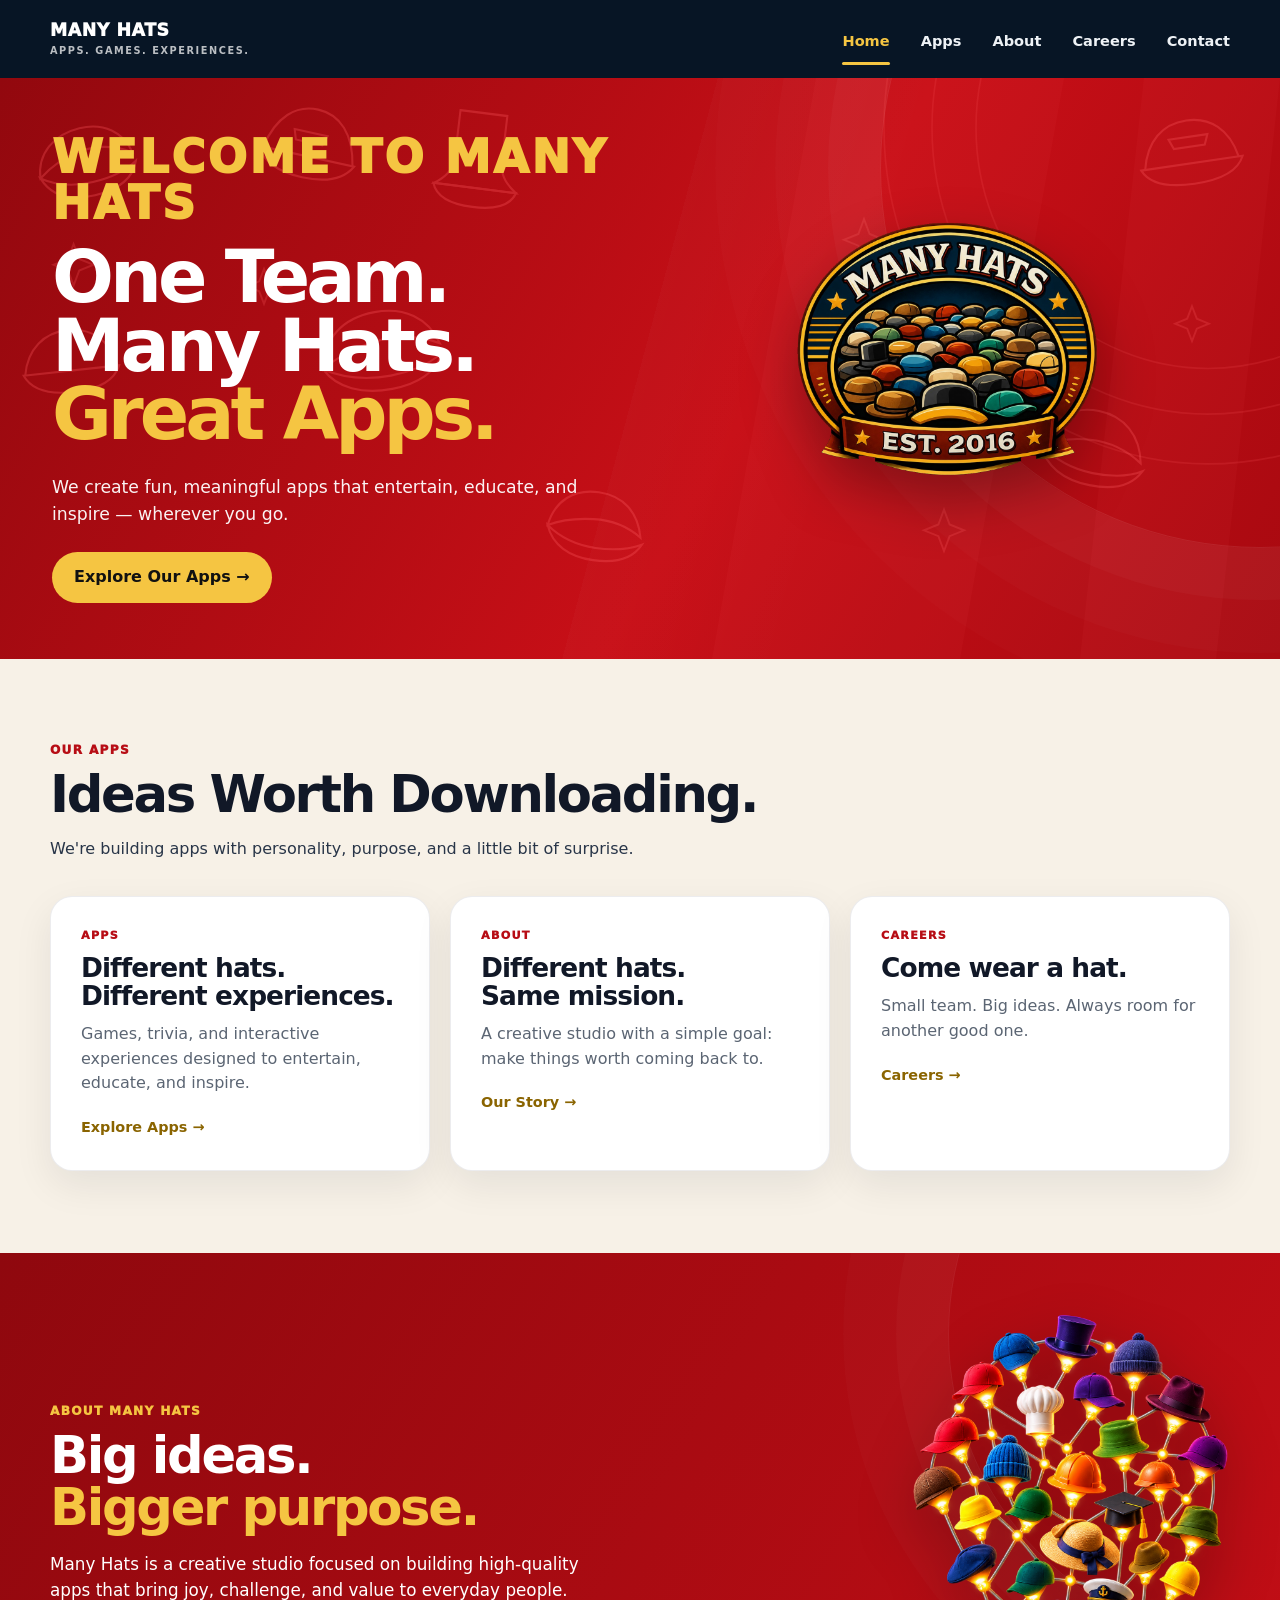
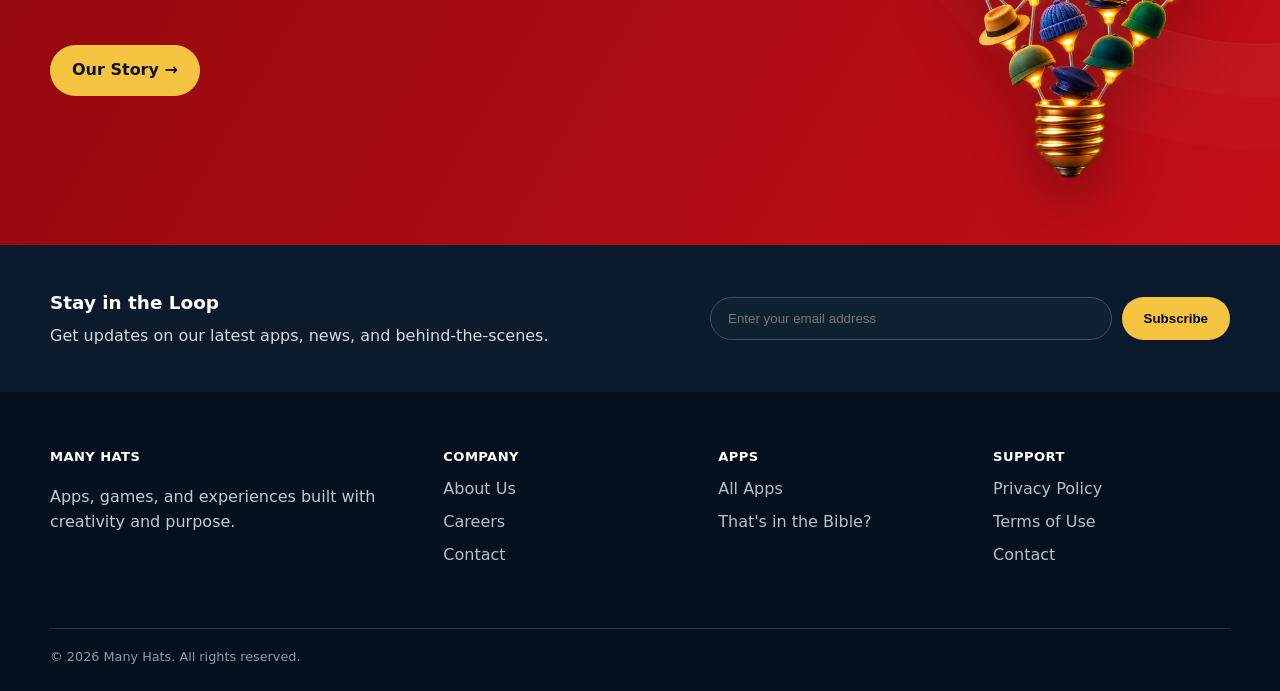
<file: index.html>
<!doctype html>
<html lang="en">
<head>
<meta charset="utf-8"><meta name="viewport" content="width=device-width,initial-scale=1">
<title>Many Hats — Apps. Games. Experiences.</title>
<meta name="description" content="Many Hats creates fun, meaningful apps that entertain, educate, and inspire.">
<link rel="stylesheet" href="styles.css">
</head>
<body>

<header class="site-header">
  <div class="container nav">
    <a class="brand" href="index.html">MANY HATS<span>APPS. GAMES. EXPERIENCES.</span></a>
    <button class="menu-button" aria-label="Open menu">☰</button>
    <nav class="nav-links"><a href="index.html" class="active">Home</a><a href="apps/index.html" class="">Apps</a><a href="about/index.html" class="">About</a><a href="careers/index.html" class="">Careers</a><a href="contact/index.html" class="">Contact</a></nav>
  </div>
</header>

<main>
<section class="hero home-hero page-hero--compact">
  <div class="hero-rings"></div>
  <div class="container hero-inner">
    <div class="hero-copy">
      <div class="eyebrow home-eyebrow">Welcome to Many Hats</div>
      <h1>One Team.<br>Many Hats.<br><span>Great Apps.</span></h1>
      <p>We create fun, meaningful apps that entertain, educate, and inspire — wherever you go.</p>
      <a class="button" href="apps/index.html">Explore Our Apps →</a>
    </div>
    <div class="hero-art logo-stage">
      <!-- <div class="stage-hat stage-hat-left"><img src="assets/manyHat.png" alt=""></div>
      <div class="stage-hat stage-hat-right"><img src="assets/manyHat.png" alt=""></div>
      <div class="stage-hat stage-hat-bottom"><img src="assets/manyHat.png" alt=""></div> -->
      <img class="official-logo" src="assets/many-hats-logo.png" alt="Many Hats logo">
    </div>
  </div>
</section>

<section class="section">
  <div class="container">
    <div class="section-heading">
      <div class="eyebrow">Our Apps</div>
      <h2>Ideas Worth Downloading.</h2>
      <p>We're building apps with personality, purpose, and a little bit of surprise.</p>
    </div>
    <div class="home-cards">
      <a class="home-card" href="apps/index.html"><span class="card-label">APPS</span><h3>Different hats.<br>Different experiences.</h3><p>Games, trivia, and interactive experiences designed to entertain, educate, and inspire.</p><span class="card-arrow">Explore Apps →</span></a>
      <a class="home-card" href="about/index.html"><span class="card-label">ABOUT</span><h3>Different hats.<br>Same mission.</h3><p>A creative studio with a simple goal: make things worth coming back to.</p><span class="card-arrow">Our Story →</span></a>
      <a class="home-card" href="careers/index.html"><span class="card-label">CAREERS</span><h3>Come wear a hat.</h3><p>Small team. Big ideas. Always room for another good one.</p><span class="card-arrow">Careers →</span></a>
    </div>
  </div>
</section>

<section class="red-band home-band section">
  <div class="container about-grid">
    <div>
      <div class="eyebrow">About Many Hats</div>
      <h2>Big ideas.<br><span>Bigger purpose.</span></h2>
      <p>Many Hats is a creative studio focused on building high-quality apps that bring joy, challenge, and value to everyday people.</p>
      <a class="button" href="about/index.html">Our Story →</a>
    </div>
    <div class="band-lightbulb">
      <img src="assets/hat-lightbulb.png" alt="A glowing lightbulb formed from many different hats">
    </div>
  </div>
</section>
</main>

<section class="newsletter">
  <div class="container newsletter-inner">
    <div>
      <h3>Stay in the Loop</h3>
      <p>Get updates on our latest apps, news, and behind-the-scenes.</p>
    </div>
    <form>
      <input type="email" placeholder="Enter your email address" aria-label="Email address">
      <button type="submit">Subscribe</button>
    </form>
  </div>
</section>
<footer>
  <div class="container footer-grid">
    <div><strong>MANY HATS</strong><p>Apps, games, and experiences built with creativity and purpose.</p></div>
    <div><strong>COMPANY</strong><div class="footer-links">
      <a href="about/index.html">About Us</a>
      <a href="careers/index.html">Careers</a>
      <a href="contact/index.html">Contact</a>
    </div></div>
    <div><strong>APPS</strong><div class="footer-links">
      <a href="apps/index.html">All Apps</a>
      <a href="apps/thats-in-the-bible/index.html">That's in the Bible?</a>
    </div></div>
    <div><strong>SUPPORT</strong><div class="footer-links">
      <a href="privacy/index.html">Privacy Policy</a>
      <a href="terms/index.html">Terms of Use</a>
      <a href="contact/index.html">Contact</a>
    </div></div>
    <div class="copyright">© 2026 Many Hats. All rights reserved.</div>
  </div>
</footer>

<script src="script.js"></script>
</body>
</html>
</file>
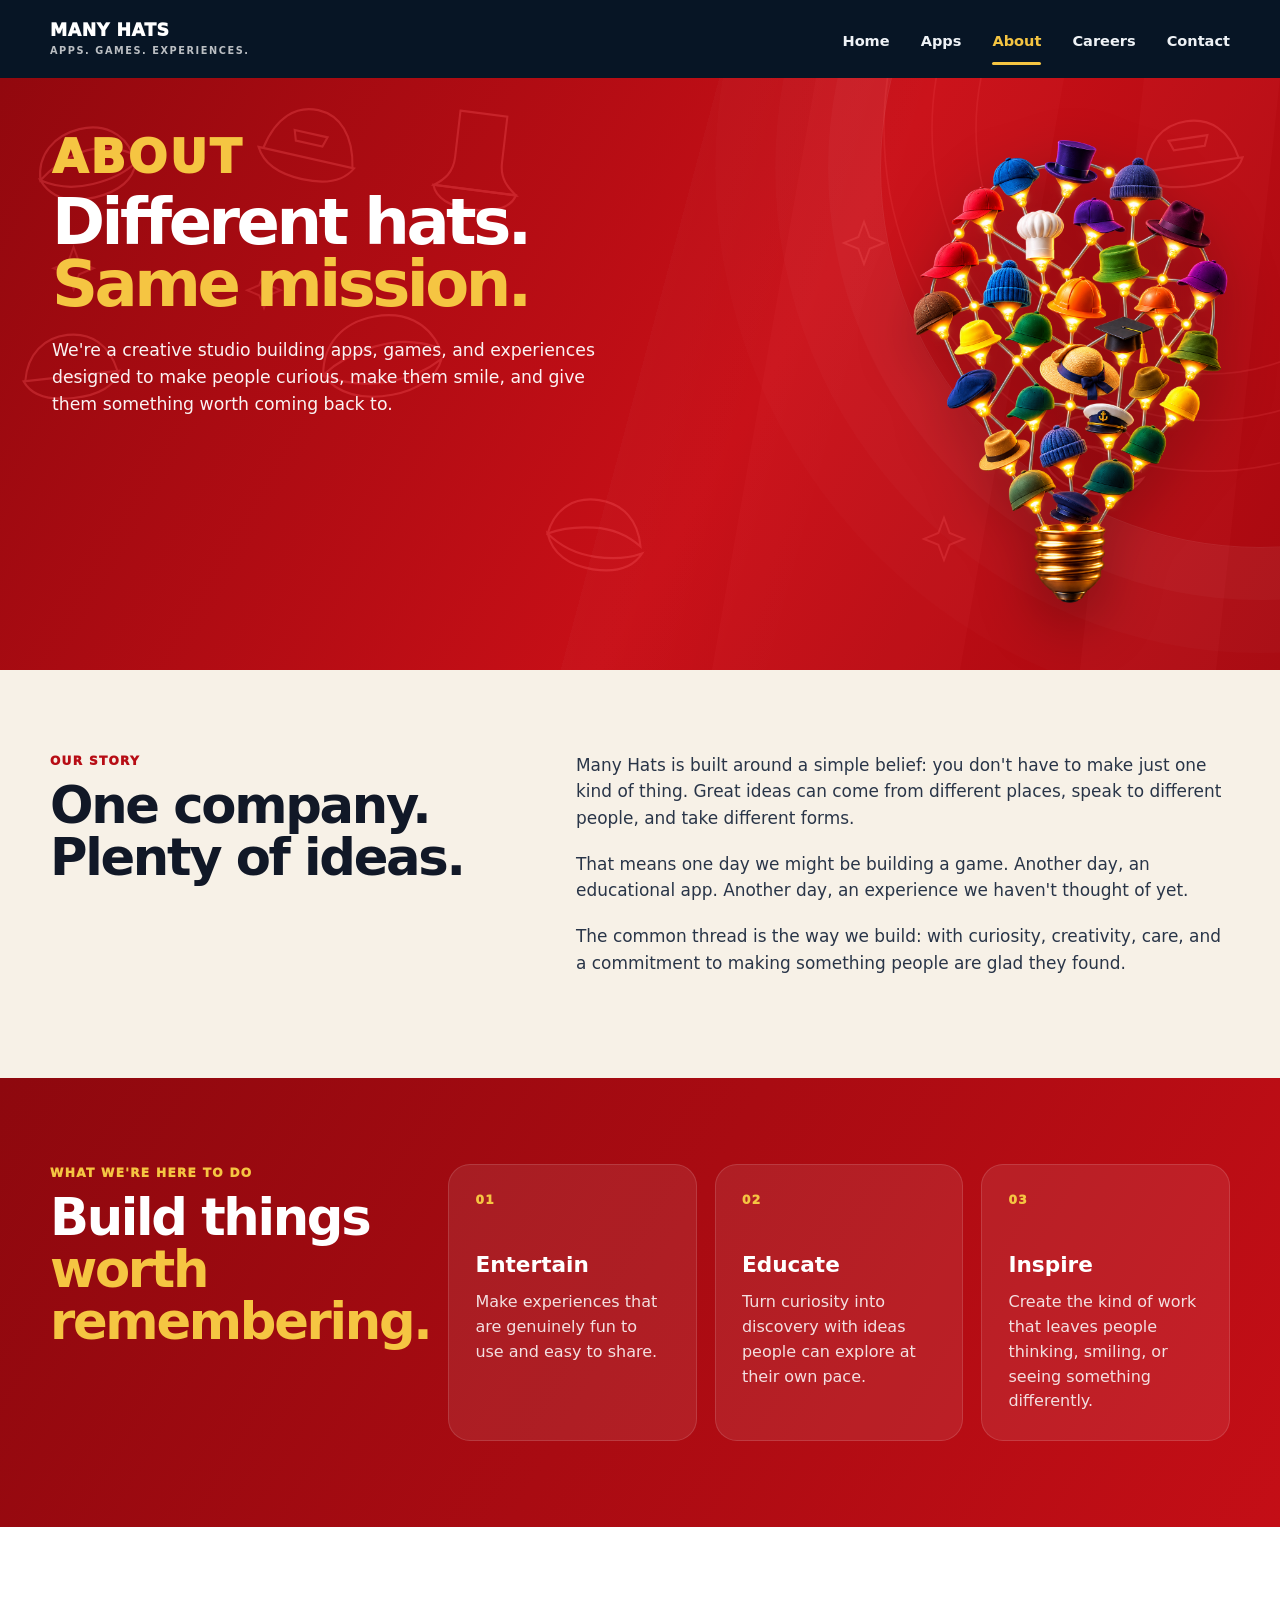
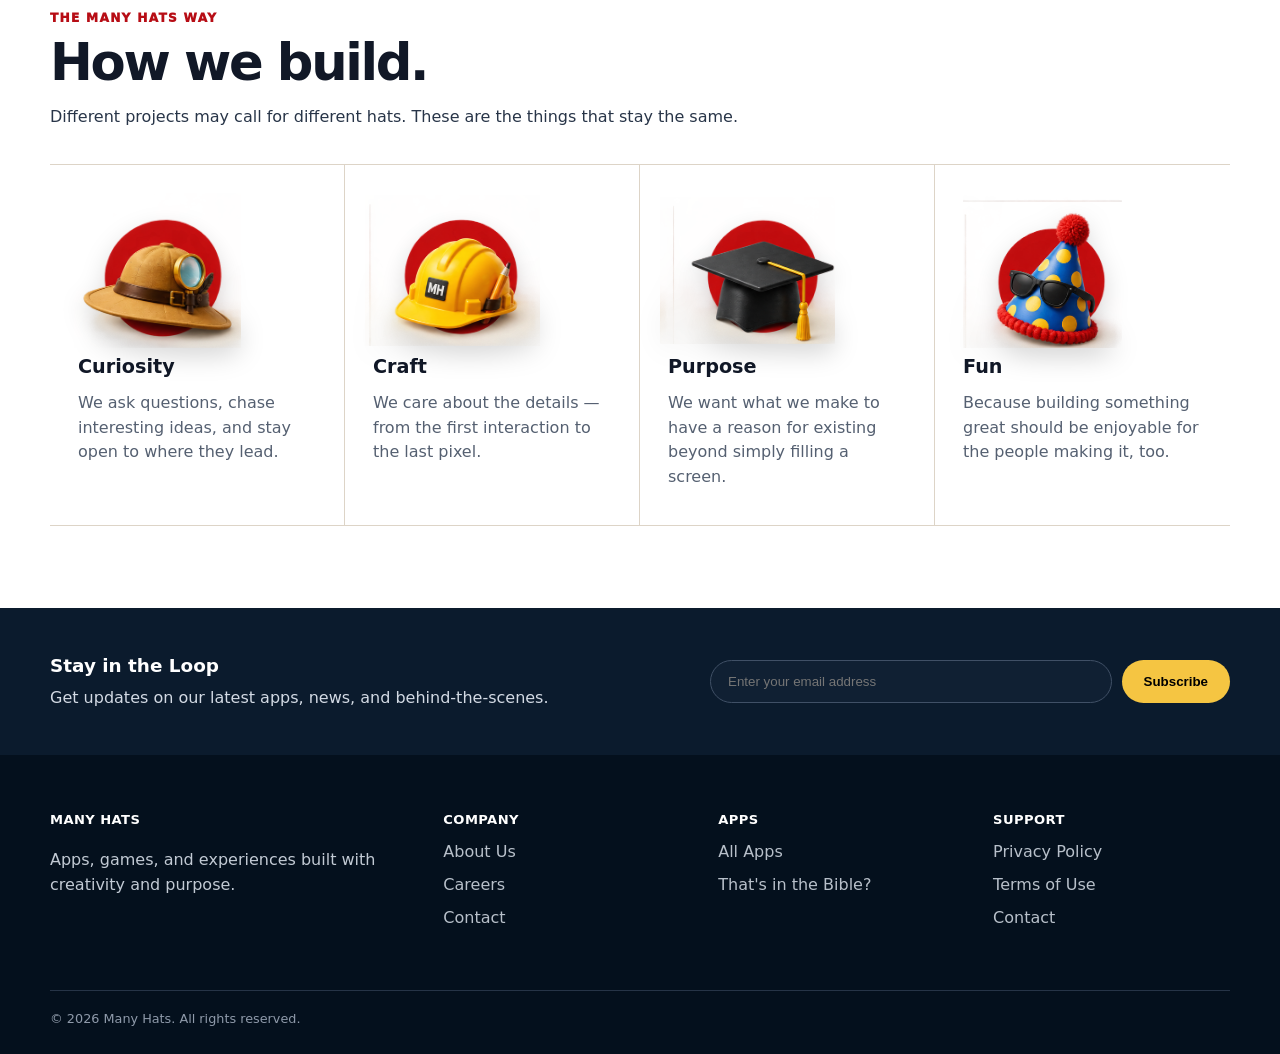
<file: about/index.html>
<!doctype html>
<html lang="en">
<head><meta charset="utf-8"><meta name="viewport" content="width=device-width,initial-scale=1">
<title>About Many Hats — Many Hats</title><link rel="stylesheet" href="../styles.css"></head>
<body>

<header class="site-header">
  <div class="container nav">
    <a class="brand" href="../index.html">MANY HATS<span>APPS. GAMES. EXPERIENCES.</span></a>
    <button class="menu-button" aria-label="Open menu">☰</button>
    <nav class="nav-links"><a href="../index.html" class="">Home</a><a href="../apps/index.html" class="">Apps</a><a href="../about/index.html" class="active">About</a><a href="../careers/index.html" class="">Careers</a><a href="../contact/index.html" class="">Contact</a></nav>
  </div>
</header>

<main>
<section class="page-hero page-hero--compact">
  <div class="page-rings"></div>
  <div class="container page-hero-grid">
    <div class="page-hero-copy">
      <div class="page-word">About</div>
      <h1>Different hats.<br><span>Same mission.</span></h1>
      <p>We're a creative studio building apps, games, and experiences designed to make people curious, make them smile, and give them something worth coming back to.</p>
    </div>
    <div class="page-hero-art about-lightbulb-stage">
      <img class="about-lightbulb" src="../assets/hat-lightbulb.png" alt="A glowing lightbulb formed from many different hats">
    </div>
  </div>
</section>

<section class="section story-section">
  <div class="container story-grid">
    <div class="section-heading">
      <div class="eyebrow">Our Story</div>
      <h2>One company.<br>Plenty of ideas.</h2>
    </div>
    <div class="story-copy">
      <p>Many Hats is built around a simple belief: you don't have to make just one kind of thing. Great ideas can come from different places, speak to different people, and take different forms.</p>
      <p>That means one day we might be building a game. Another day, an educational app. Another day, an experience we haven't thought of yet.</p>
      <p>The common thread is the way we build: with curiosity, creativity, care, and a commitment to making something people are glad they found.</p>
    </div>
  </div>
</section>

<section class="mission-section">
  <div class="container mission-grid">
    <div>
      <div class="eyebrow">What we're here to do</div>
      <h2>Build things<br><span>worth remembering.</span></h2>
    </div>
    <div class="mission-card"><div class="mission-number">01</div><h3>Entertain</h3><p>Make experiences that are genuinely fun to use and easy to share.</p></div>
    <div class="mission-card"><div class="mission-number">02</div><h3>Educate</h3><p>Turn curiosity into discovery with ideas people can explore at their own pace.</p></div>
    <div class="mission-card"><div class="mission-number">03</div><h3>Inspire</h3><p>Create the kind of work that leaves people thinking, smiling, or seeing something differently.</p></div>
  </div>
</section>

<section class="values-section section">
  <div class="container">
    <div class="section-heading">
      <div class="eyebrow">The Many Hats Way</div>
      <h2>How we build.</h2>
      <p>Different projects may call for different hats. These are the things that stay the same.</p>
    </div>
    <div class="about-values">
      <article><div class="value-badge"><img src="../assets/value-curiosity.png" alt="Explorer hat representing curiosity"></div><h3>Curiosity</h3><p>We ask questions, chase interesting ideas, and stay open to where they lead.</p></article>
      <article><div class="value-badge"><img src="../assets/value-craft.png" alt="Construction hat representing craft"></div><h3>Craft</h3><p>We care about the details — from the first interaction to the last pixel.</p></article>
      <article><div class="value-badge"><img src="../assets/value-purpose.png" alt="Graduation cap representing purpose"></div><h3>Purpose</h3><p>We want what we make to have a reason for existing beyond simply filling a screen.</p></article>
      <article><div class="value-badge"><img src="../assets/value-fun.png" alt="Party hat representing fun"></div><h3>Fun</h3><p>Because building something great should be enjoyable for the people making it, too.</p></article>
    </div>
  </div>
</section>
</main>

<section class="newsletter">
  <div class="container newsletter-inner">
    <div>
      <h3>Stay in the Loop</h3>
      <p>Get updates on our latest apps, news, and behind-the-scenes.</p>
    </div>
    <form>
      <input type="email" placeholder="Enter your email address" aria-label="Email address">
      <button type="submit">Subscribe</button>
    </form>
  </div>
</section>
<footer>
  <div class="container footer-grid">
    <div><strong>MANY HATS</strong><p>Apps, games, and experiences built with creativity and purpose.</p></div>
    <div><strong>COMPANY</strong><div class="footer-links">
      <a href="../about/index.html">About Us</a>
      <a href="../careers/index.html">Careers</a>
      <a href="../contact/index.html">Contact</a>
    </div></div>
    <div><strong>APPS</strong><div class="footer-links">
      <a href="../apps/index.html">All Apps</a>
      <a href="../apps/thats-in-the-bible/index.html">That's in the Bible?</a>
    </div></div>
    <div><strong>SUPPORT</strong><div class="footer-links">
      <a href="../privacy/index.html">Privacy Policy</a>
      <a href="../terms/index.html">Terms of Use</a>
      <a href="../contact/index.html">Contact</a>
    </div></div>
    <div class="copyright">© 2026 Many Hats. All rights reserved.</div>
  </div>
</footer>

<script src="../script.js"></script></body></html>
</file>
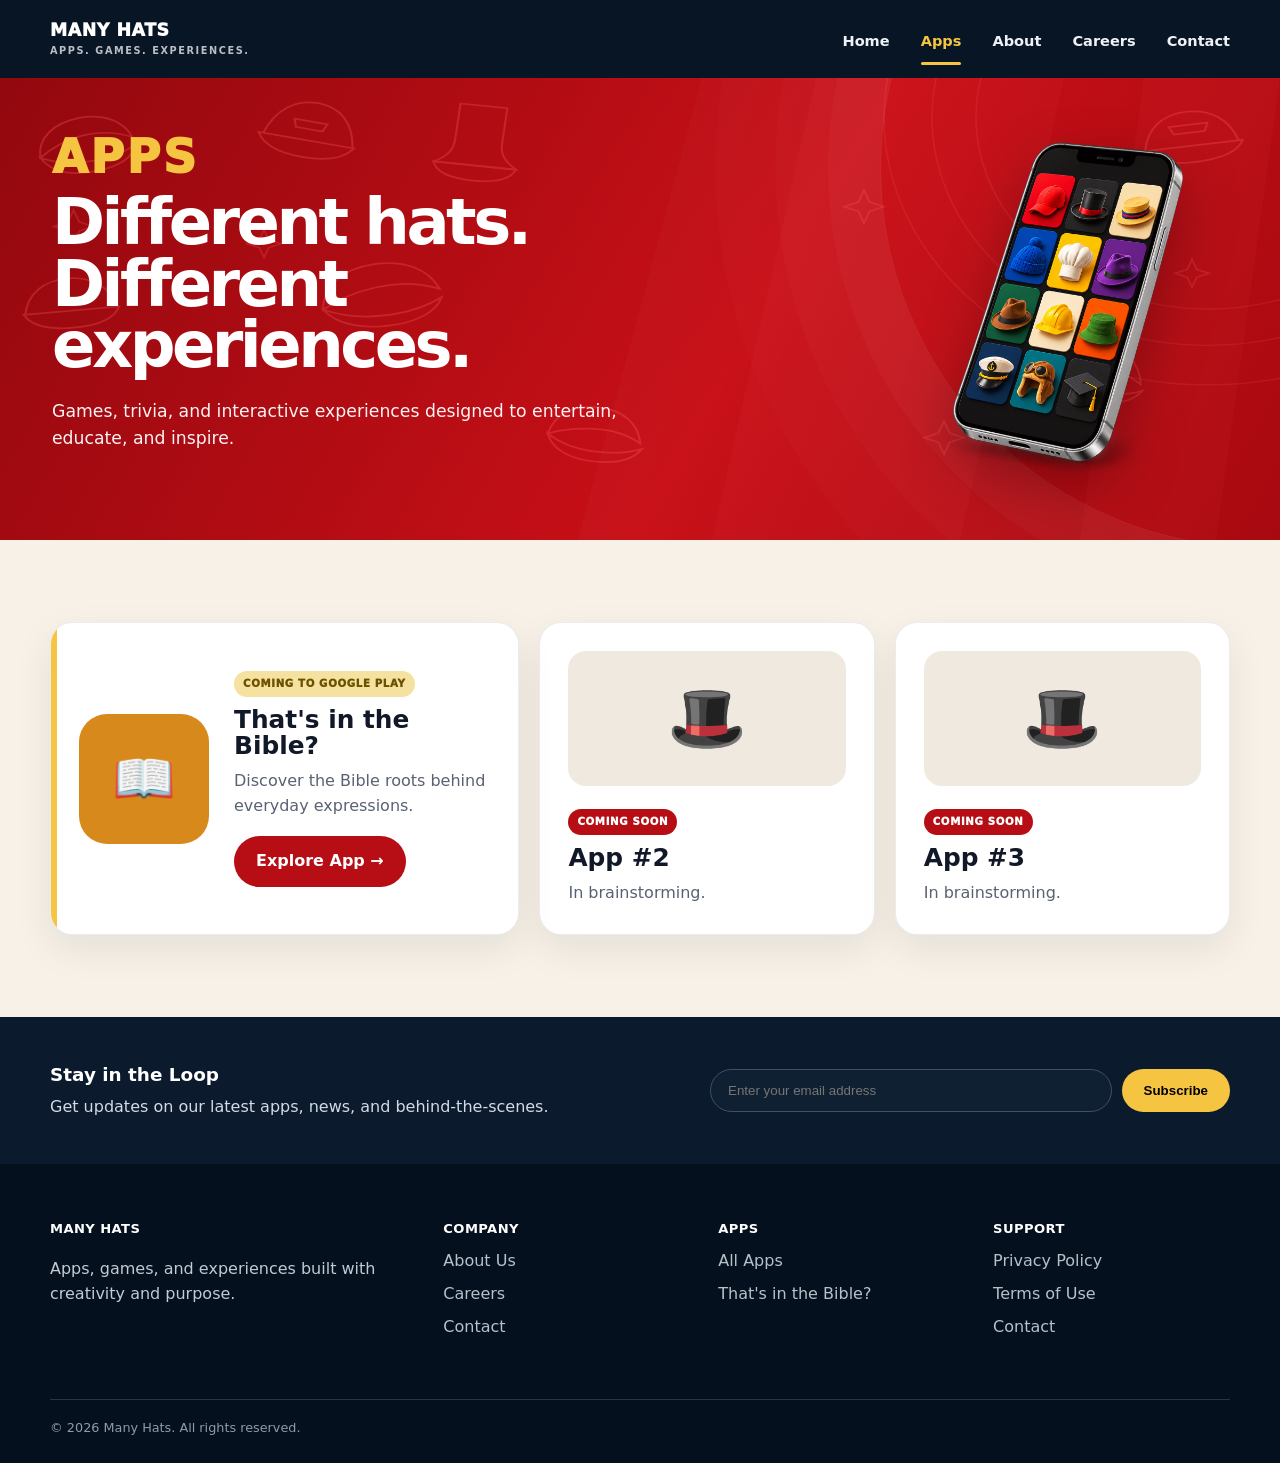
<file: apps/index.html>
<!doctype html>
<html lang="en">
<head><meta charset="utf-8"><meta name="viewport" content="width=device-width,initial-scale=1">
<title>Apps — Many Hats</title><link rel="stylesheet" href="../styles.css"></head>
<body>

<header class="site-header">
  <div class="container nav">
    <a class="brand" href="../index.html">MANY HATS<span>APPS. GAMES. EXPERIENCES.</span></a>
    <button class="menu-button" aria-label="Open menu">☰</button>
    <nav class="nav-links"><a href="../index.html" class="">Home</a><a href="../apps/index.html" class="active">Apps</a><a href="../about/index.html" class="">About</a><a href="../careers/index.html" class="">Careers</a><a href="../contact/index.html" class="">Contact</a></nav>
  </div>
</header>

<main>
<section class="page-hero page-hero--compact apps-hero">
  <div class="page-rings"></div>
  <div class="container page-hero-grid">
    <div class="page-hero-copy">
      <div class="page-word">Apps</div>
      <h1>Different hats.<br>Different<br>experiences.</h1>
      <p>Games, trivia, and interactive experiences designed to entertain, educate, and inspire.</p>
    </div>
    <div class="page-hero-art apps-phone-art">
      <img src="../assets/app-phone-hats-hero.png" alt="A smartphone displaying a grid of different hat styles">
    </div>
  </div>
</section>
<section class="section"><div class="container apps-grid">
<article class="app-card featured"><div class="app-icon">📖</div><div><span class="status">Coming to Google Play</span><h3>That's in the Bible?</h3><p>Discover the Bible roots behind everyday expressions.</p><a class="button red" href="thats-in-the-bible/index.html">Explore App →</a></div></article>
<article class="app-card coming"><div class="placeholder">🎩</div><span class="status dark">Coming Soon</span><h3>App #2</h3><p>In brainstorming.</p></article>
<article class="app-card coming"><div class="placeholder">🎩</div><span class="status dark">Coming Soon</span><h3>App #3</h3><p>In brainstorming.</p></article>
</div></section>
</main>

<section class="newsletter">
  <div class="container newsletter-inner">
    <div>
      <h3>Stay in the Loop</h3>
      <p>Get updates on our latest apps, news, and behind-the-scenes.</p>
    </div>
    <form>
      <input type="email" placeholder="Enter your email address" aria-label="Email address">
      <button type="submit">Subscribe</button>
    </form>
  </div>
</section>
<footer>
  <div class="container footer-grid">
    <div><strong>MANY HATS</strong><p>Apps, games, and experiences built with creativity and purpose.</p></div>
    <div><strong>COMPANY</strong><div class="footer-links">
      <a href="../about/index.html">About Us</a>
      <a href="../careers/index.html">Careers</a>
      <a href="../contact/index.html">Contact</a>
    </div></div>
    <div><strong>APPS</strong><div class="footer-links">
      <a href="../apps/index.html">All Apps</a>
      <a href="../apps/thats-in-the-bible/index.html">That's in the Bible?</a>
    </div></div>
    <div><strong>SUPPORT</strong><div class="footer-links">
      <a href="../privacy/index.html">Privacy Policy</a>
      <a href="../terms/index.html">Terms of Use</a>
      <a href="../contact/index.html">Contact</a>
    </div></div>
    <div class="copyright">© 2026 Many Hats. All rights reserved.</div>
  </div>
</footer>

<script src="../script.js"></script></body></html>
</file>
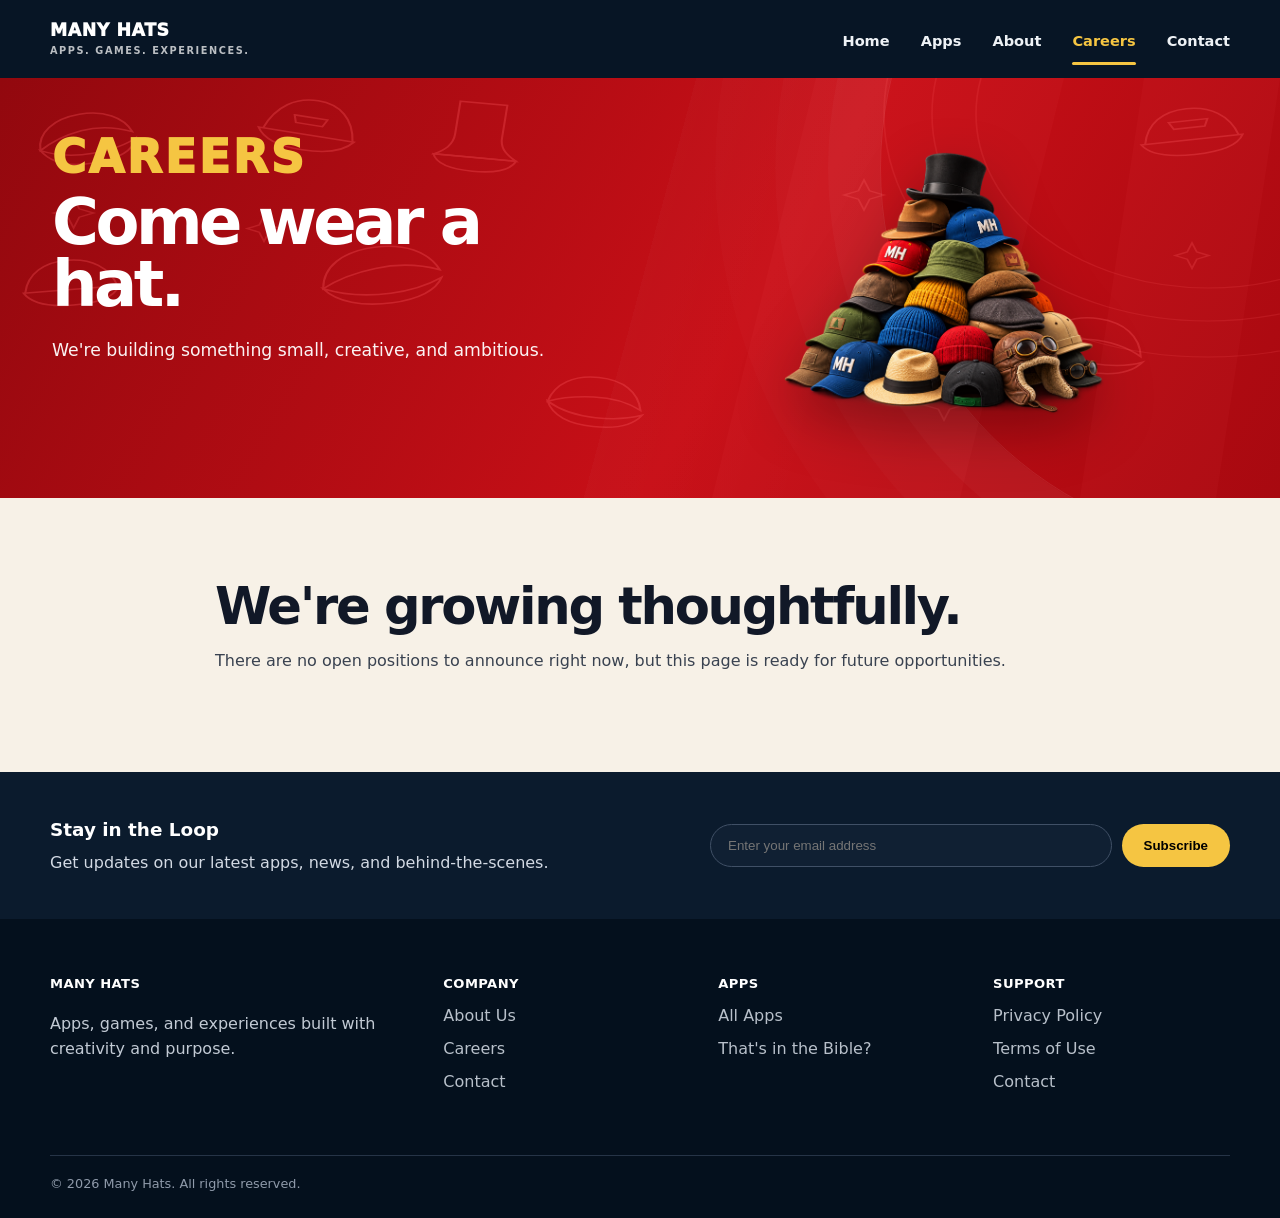
<file: careers/index.html>
<!doctype html>
<html lang="en">
<head><meta charset="utf-8"><meta name="viewport" content="width=device-width,initial-scale=1">
<title>Careers — Many Hats</title><link rel="stylesheet" href="../styles.css"></head>
<body>

<header class="site-header">
  <div class="container nav">
    <a class="brand" href="../index.html">MANY HATS<span>APPS. GAMES. EXPERIENCES.</span></a>
    <button class="menu-button" aria-label="Open menu">☰</button>
    <nav class="nav-links"><a href="../index.html" class="">Home</a><a href="../apps/index.html" class="">Apps</a><a href="../about/index.html" class="">About</a><a href="../careers/index.html" class="active">Careers</a><a href="../contact/index.html" class="">Contact</a></nav>
  </div>
</header>

<main>
<section class="page-hero page-hero--compact">
  <div class="page-rings"></div>
  <div class="container page-hero-grid">
    <div class="page-hero-copy"><div class="page-word">Careers</div><h1>Come wear a hat.</h1><p>We're building something small, creative, and ambitious.</p></div>
    <div class="page-hero-art career-pyramid-stage"><img class="hat-pyramid" src="../assets/hat-pyramid.png" alt="A pyramid of many different hats"></div>
  </div>
</section>
<section class="section"><div class="container content"><h2>We're growing thoughtfully.</h2><p>There are no open positions to announce right now, but this page is ready for future opportunities.</p></div></section>
</main>

<section class="newsletter">
  <div class="container newsletter-inner">
    <div>
      <h3>Stay in the Loop</h3>
      <p>Get updates on our latest apps, news, and behind-the-scenes.</p>
    </div>
    <form>
      <input type="email" placeholder="Enter your email address" aria-label="Email address">
      <button type="submit">Subscribe</button>
    </form>
  </div>
</section>
<footer>
  <div class="container footer-grid">
    <div><strong>MANY HATS</strong><p>Apps, games, and experiences built with creativity and purpose.</p></div>
    <div><strong>COMPANY</strong><div class="footer-links">
      <a href="../about/index.html">About Us</a>
      <a href="../careers/index.html">Careers</a>
      <a href="../contact/index.html">Contact</a>
    </div></div>
    <div><strong>APPS</strong><div class="footer-links">
      <a href="../apps/index.html">All Apps</a>
      <a href="../apps/thats-in-the-bible/index.html">That's in the Bible?</a>
    </div></div>
    <div><strong>SUPPORT</strong><div class="footer-links">
      <a href="../privacy/index.html">Privacy Policy</a>
      <a href="../terms/index.html">Terms of Use</a>
      <a href="../contact/index.html">Contact</a>
    </div></div>
    <div class="copyright">© 2026 Many Hats. All rights reserved.</div>
  </div>
</footer>

<script src="../script.js"></script></body></html>
</file>
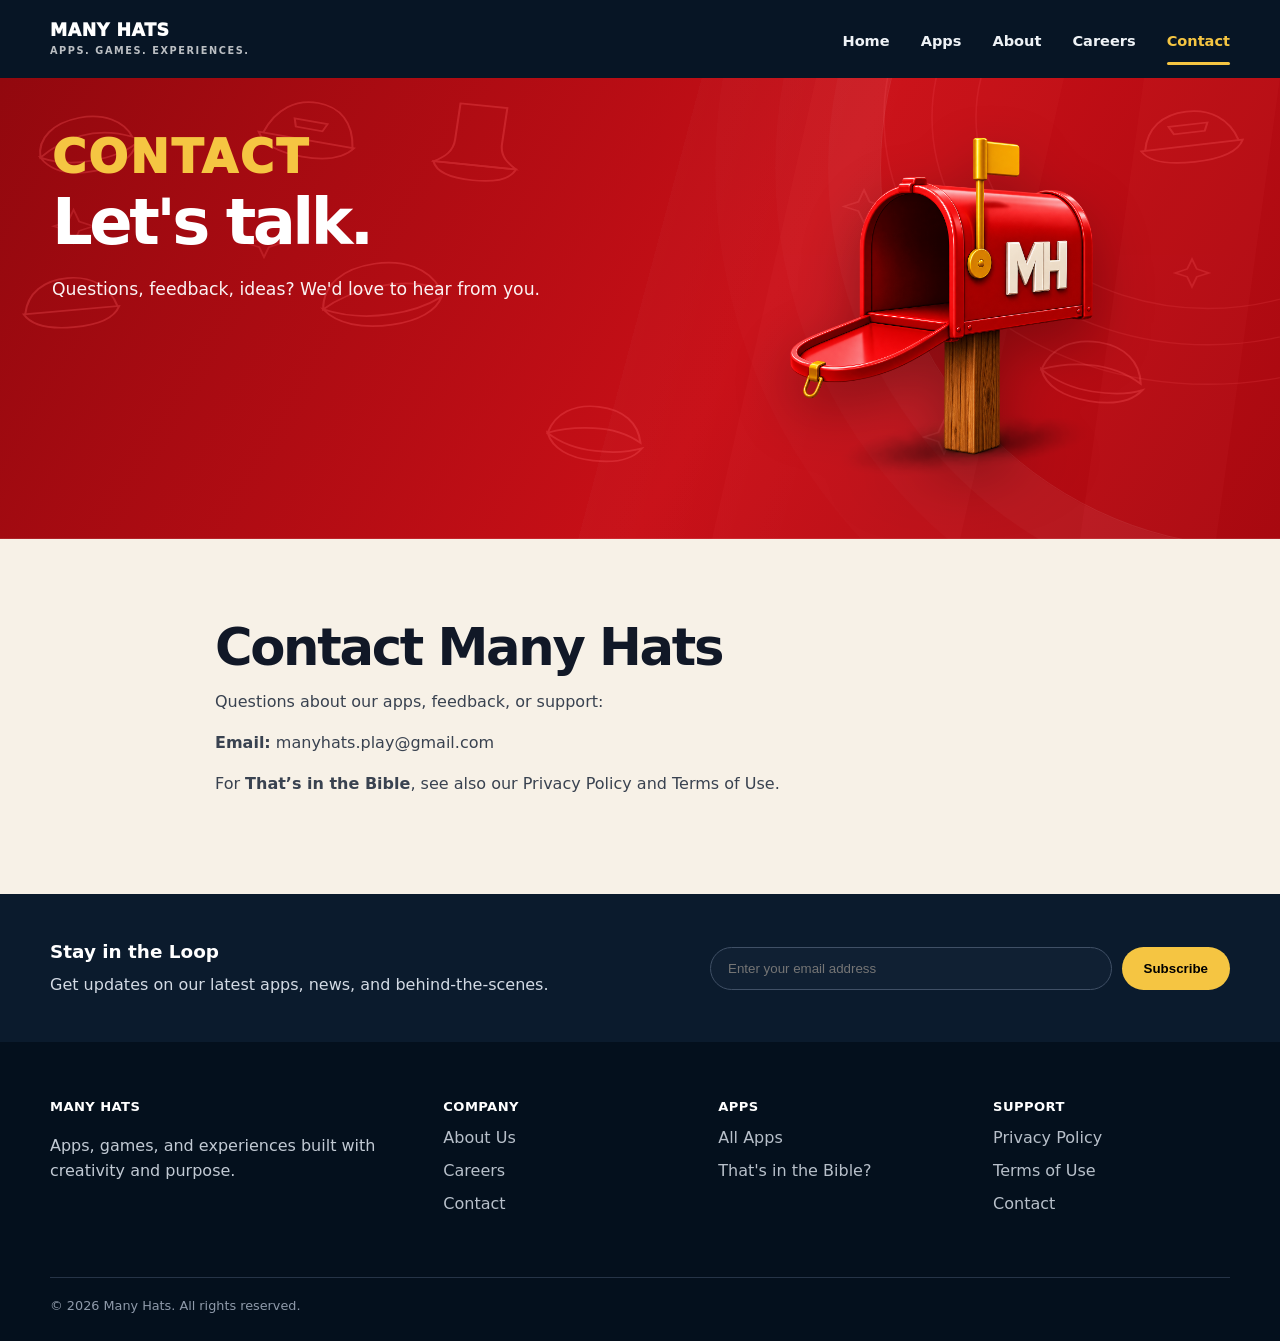
<file: contact/index.html>
<!doctype html>
<html lang="en">
<head><meta charset="utf-8"><meta name="viewport" content="width=device-width,initial-scale=1">
<title>Contact — Many Hats</title><link rel="stylesheet" href="../styles.css"></head>
<body>

<header class="site-header">
  <div class="container nav">
    <a class="brand" href="../index.html">MANY HATS<span>APPS. GAMES. EXPERIENCES.</span></a>
    <button class="menu-button" aria-label="Open menu">☰</button>
    <nav class="nav-links"><a href="../index.html" class="">Home</a><a href="../apps/index.html" class="">Apps</a><a href="../about/index.html" class="">About</a><a href="../careers/index.html" class="">Careers</a><a href="../contact/index.html" class="active">Contact</a></nav>
  </div>
</header>

<main>
<section class="page-hero page-hero--compact">
  <div class="page-rings"></div>
  <div class="container page-hero-grid">
    <div class="page-hero-copy"><div class="page-word">Contact</div><h1>Let's talk.</h1><p>Questions, feedback, ideas? We'd love to hear from you.</p></div>
    <div class="page-hero-art mailbox-art"><img src="../assets/manyBox.png" alt="Many Hats red mailbox"></div>
  </div>
</section>
<section class="section"><div class="container content"><h2>Contact Many Hats</h2><p>Questions about our apps, feedback, or support:</p><p><strong>Email:</strong> <a href="mailto:manyhats.play@gmail.com">manyhats.play@gmail.com</a></p><p>For <strong>That&rsquo;s in the Bible</strong>, see also our <a href="../privacy/index.html">Privacy Policy</a> and <a href="../terms/index.html">Terms of Use</a>.</p></div></section>
</main>

<section class="newsletter">
  <div class="container newsletter-inner">
    <div>
      <h3>Stay in the Loop</h3>
      <p>Get updates on our latest apps, news, and behind-the-scenes.</p>
    </div>
    <form>
      <input type="email" placeholder="Enter your email address" aria-label="Email address">
      <button type="submit">Subscribe</button>
    </form>
  </div>
</section>
<footer>
  <div class="container footer-grid">
    <div><strong>MANY HATS</strong><p>Apps, games, and experiences built with creativity and purpose.</p></div>
    <div><strong>COMPANY</strong><div class="footer-links">
      <a href="../about/index.html">About Us</a>
      <a href="../careers/index.html">Careers</a>
      <a href="../contact/index.html">Contact</a>
    </div></div>
    <div><strong>APPS</strong><div class="footer-links">
      <a href="../apps/index.html">All Apps</a>
      <a href="../apps/thats-in-the-bible/index.html">That's in the Bible?</a>
    </div></div>
    <div><strong>SUPPORT</strong><div class="footer-links">
      <a href="../privacy/index.html">Privacy Policy</a>
      <a href="../terms/index.html">Terms of Use</a>
      <a href="../contact/index.html">Contact</a>
    </div></div>
    <div class="copyright">© 2026 Many Hats. All rights reserved.</div>
  </div>
</footer>

<script src="../script.js"></script></body></html>
</file>
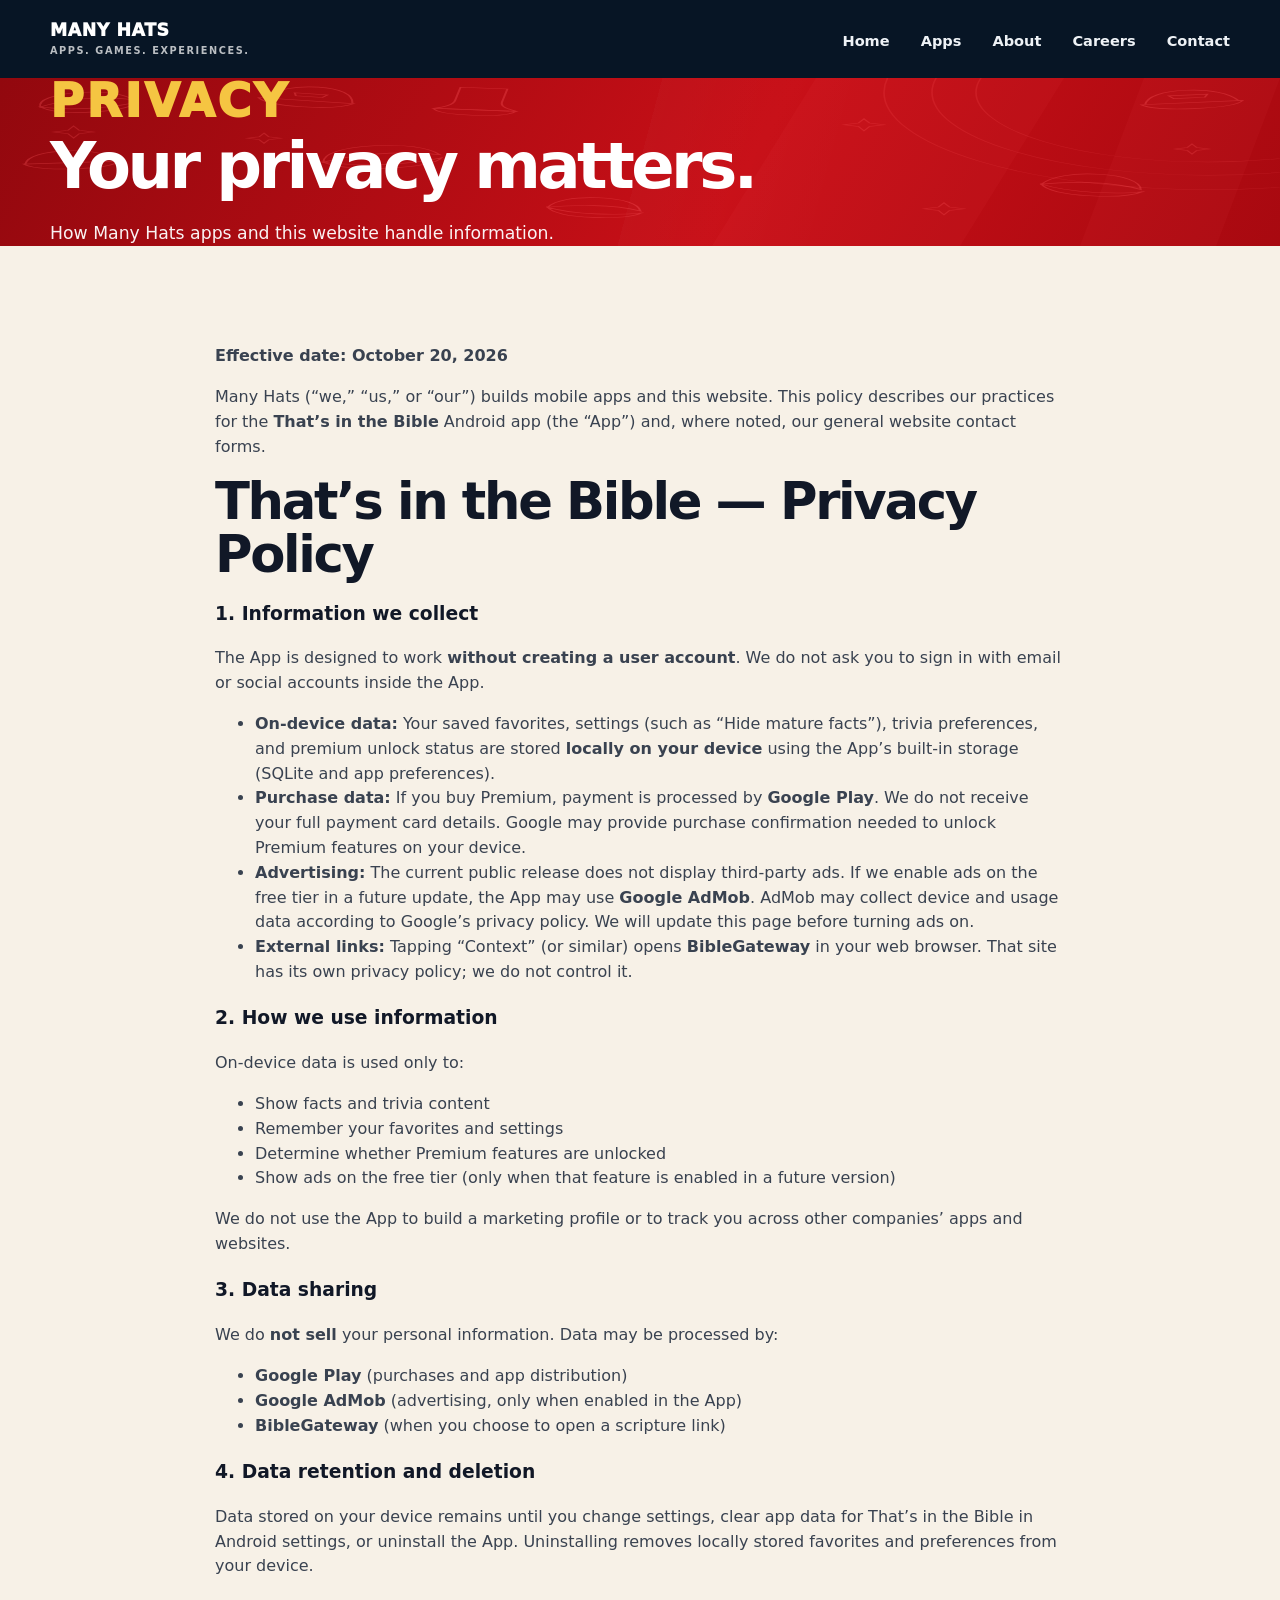
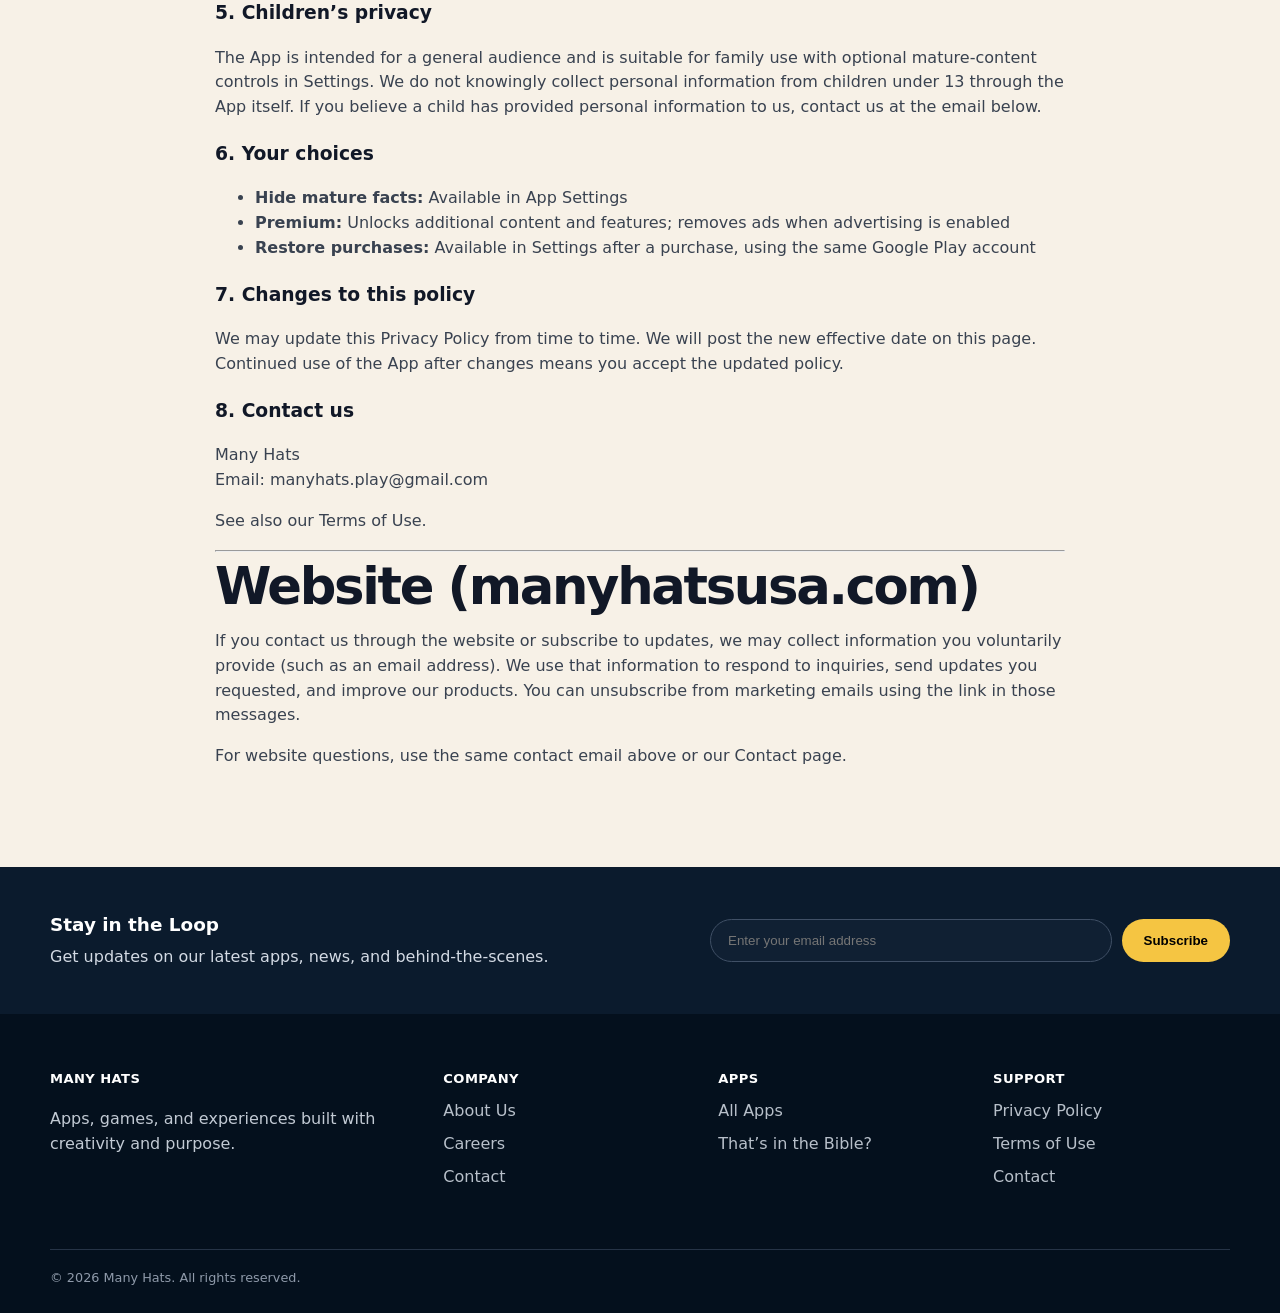
<file: privacy/index.html>
<!doctype html>
<html lang="en">
<head>
  <meta charset="utf-8">
  <meta name="viewport" content="width=device-width,initial-scale=1">
  <title>Privacy Policy — Many Hats</title>
  <link rel="stylesheet" href="../styles.css">
</head>
<body>
  <header class="site-header">
    <div class="container nav">
      <a class="brand" href="../index.html">MANY HATS<span>APPS. GAMES. EXPERIENCES.</span></a>
      <button class="menu-button" aria-label="Open menu">☰</button>
      <nav class="nav-links">
        <a href="../index.html">Home</a>
        <a href="../apps/index.html">Apps</a>
        <a href="../about/index.html">About</a>
        <a href="../careers/index.html">Careers</a>
        <a href="../contact/index.html">Contact</a>
      </nav>
    </div>
  </header>

  <main>
    <section class="page-hero">
      <div class="container">
        <div class="page-word">Privacy</div>
        <h1>Your privacy matters.</h1>
        <p>How Many Hats apps and this website handle information.</p>
      </div>
    </section>

    <section class="section">
      <div class="container content">
        <p><strong>Effective date: October 20, 2026</strong></p>

        <p>Many Hats (&ldquo;we,&rdquo; &ldquo;us,&rdquo; or &ldquo;our&rdquo;) builds mobile apps and this website. This policy describes our practices for the <strong>That&rsquo;s in the Bible</strong> Android app (the &ldquo;App&rdquo;) and, where noted, our general website contact forms.</p>

        <h2>That&rsquo;s in the Bible — Privacy Policy</h2>

        <h3>1. Information we collect</h3>
        <p>The App is designed to work <strong>without creating a user account</strong>. We do not ask you to sign in with email or social accounts inside the App.</p>
        <ul>
          <li><strong>On-device data:</strong> Your saved favorites, settings (such as &ldquo;Hide mature facts&rdquo;), trivia preferences, and premium unlock status are stored <strong>locally on your device</strong> using the App&rsquo;s built-in storage (SQLite and app preferences).</li>
          <li><strong>Purchase data:</strong> If you buy Premium, payment is processed by <strong>Google Play</strong>. We do not receive your full payment card details. Google may provide purchase confirmation needed to unlock Premium features on your device.</li>
          <li><strong>Advertising:</strong> The current public release does not display third-party ads. If we enable ads on the free tier in a future update, the App may use <strong>Google AdMob</strong>. AdMob may collect device and usage data according to <a href="https://policies.google.com/privacy" rel="noopener noreferrer">Google&rsquo;s privacy policy</a>. We will update this page before turning ads on.</li>
          <li><strong>External links:</strong> Tapping &ldquo;Context&rdquo; (or similar) opens <strong>BibleGateway</strong> in your web browser. That site has its own privacy policy; we do not control it.</li>
        </ul>

        <h3>2. How we use information</h3>
        <p>On-device data is used only to:</p>
        <ul>
          <li>Show facts and trivia content</li>
          <li>Remember your favorites and settings</li>
          <li>Determine whether Premium features are unlocked</li>
          <li>Show ads on the free tier (only when that feature is enabled in a future version)</li>
        </ul>
        <p>We do not use the App to build a marketing profile or to track you across other companies&rsquo; apps and websites.</p>

        <h3>3. Data sharing</h3>
        <p>We do <strong>not sell</strong> your personal information. Data may be processed by:</p>
        <ul>
          <li><strong>Google Play</strong> (purchases and app distribution)</li>
          <li><strong>Google AdMob</strong> (advertising, only when enabled in the App)</li>
          <li><strong>BibleGateway</strong> (when you choose to open a scripture link)</li>
        </ul>

        <h3>4. Data retention and deletion</h3>
        <p>Data stored on your device remains until you change settings, clear app data for That&rsquo;s in the Bible in Android settings, or uninstall the App. Uninstalling removes locally stored favorites and preferences from your device.</p>

        <h3>5. Children&rsquo;s privacy</h3>
        <p>The App is intended for a general audience and is suitable for family use with optional mature-content controls in Settings. We do not knowingly collect personal information from children under 13 through the App itself. If you believe a child has provided personal information to us, contact us at the email below.</p>

        <h3>6. Your choices</h3>
        <ul>
          <li><strong>Hide mature facts:</strong> Available in App Settings</li>
          <li><strong>Premium:</strong> Unlocks additional content and features; removes ads when advertising is enabled</li>
          <li><strong>Restore purchases:</strong> Available in Settings after a purchase, using the same Google Play account</li>
        </ul>

        <h3>7. Changes to this policy</h3>
        <p>We may update this Privacy Policy from time to time. We will post the new effective date on this page. Continued use of the App after changes means you accept the updated policy.</p>

        <h3>8. Contact us</h3>
        <p>
          Many Hats<br>
          Email: <a href="mailto:manyhats.play@gmail.com">manyhats.play@gmail.com</a>
        </p>
        <p>See also our <a href="../terms/index.html">Terms of Use</a>.</p>

        <hr>

        <h2>Website (manyhatsusa.com)</h2>
        <p>If you contact us through the website or subscribe to updates, we may collect information you voluntarily provide (such as an email address). We use that information to respond to inquiries, send updates you requested, and improve our products. You can unsubscribe from marketing emails using the link in those messages.</p>
        <p>For website questions, use the same contact email above or our <a href="../contact/index.html">Contact page</a>.</p>
      </div>
    </section>
  </main>

  <section class="newsletter">
    <div class="container newsletter-inner">
      <div>
        <h3>Stay in the Loop</h3>
        <p>Get updates on our latest apps, news, and behind-the-scenes.</p>
      </div>
      <form>
        <input type="email" placeholder="Enter your email address" aria-label="Email address">
        <button type="submit">Subscribe</button>
      </form>
    </div>
  </section>

  <footer>
    <div class="container footer-grid">
      <div>
        <strong>MANY HATS</strong>
        <p>Apps, games, and experiences built with creativity and purpose.</p>
      </div>
      <div>
        <strong>COMPANY</strong>
        <div class="footer-links">
          <a href="../about/index.html">About Us</a>
          <a href="../careers/index.html">Careers</a>
          <a href="../contact/index.html">Contact</a>
        </div>
      </div>
      <div>
        <strong>APPS</strong>
        <div class="footer-links">
          <a href="../apps/index.html">All Apps</a>
          <a href="../apps/thats-in-the-bible/index.html">That&rsquo;s in the Bible?</a>
        </div>
      </div>
      <div>
        <strong>SUPPORT</strong>
        <div class="footer-links">
          <a href="../privacy/index.html">Privacy Policy</a>
          <a href="../terms/index.html">Terms of Use</a>
          <a href="../contact/index.html">Contact</a>
        </div>
      </div>
      <div class="copyright">&copy; 2026 Many Hats. All rights reserved.</div>
    </div>
  </footer>
  <script src="../script.js"></script>
</body>
</html>
</file>
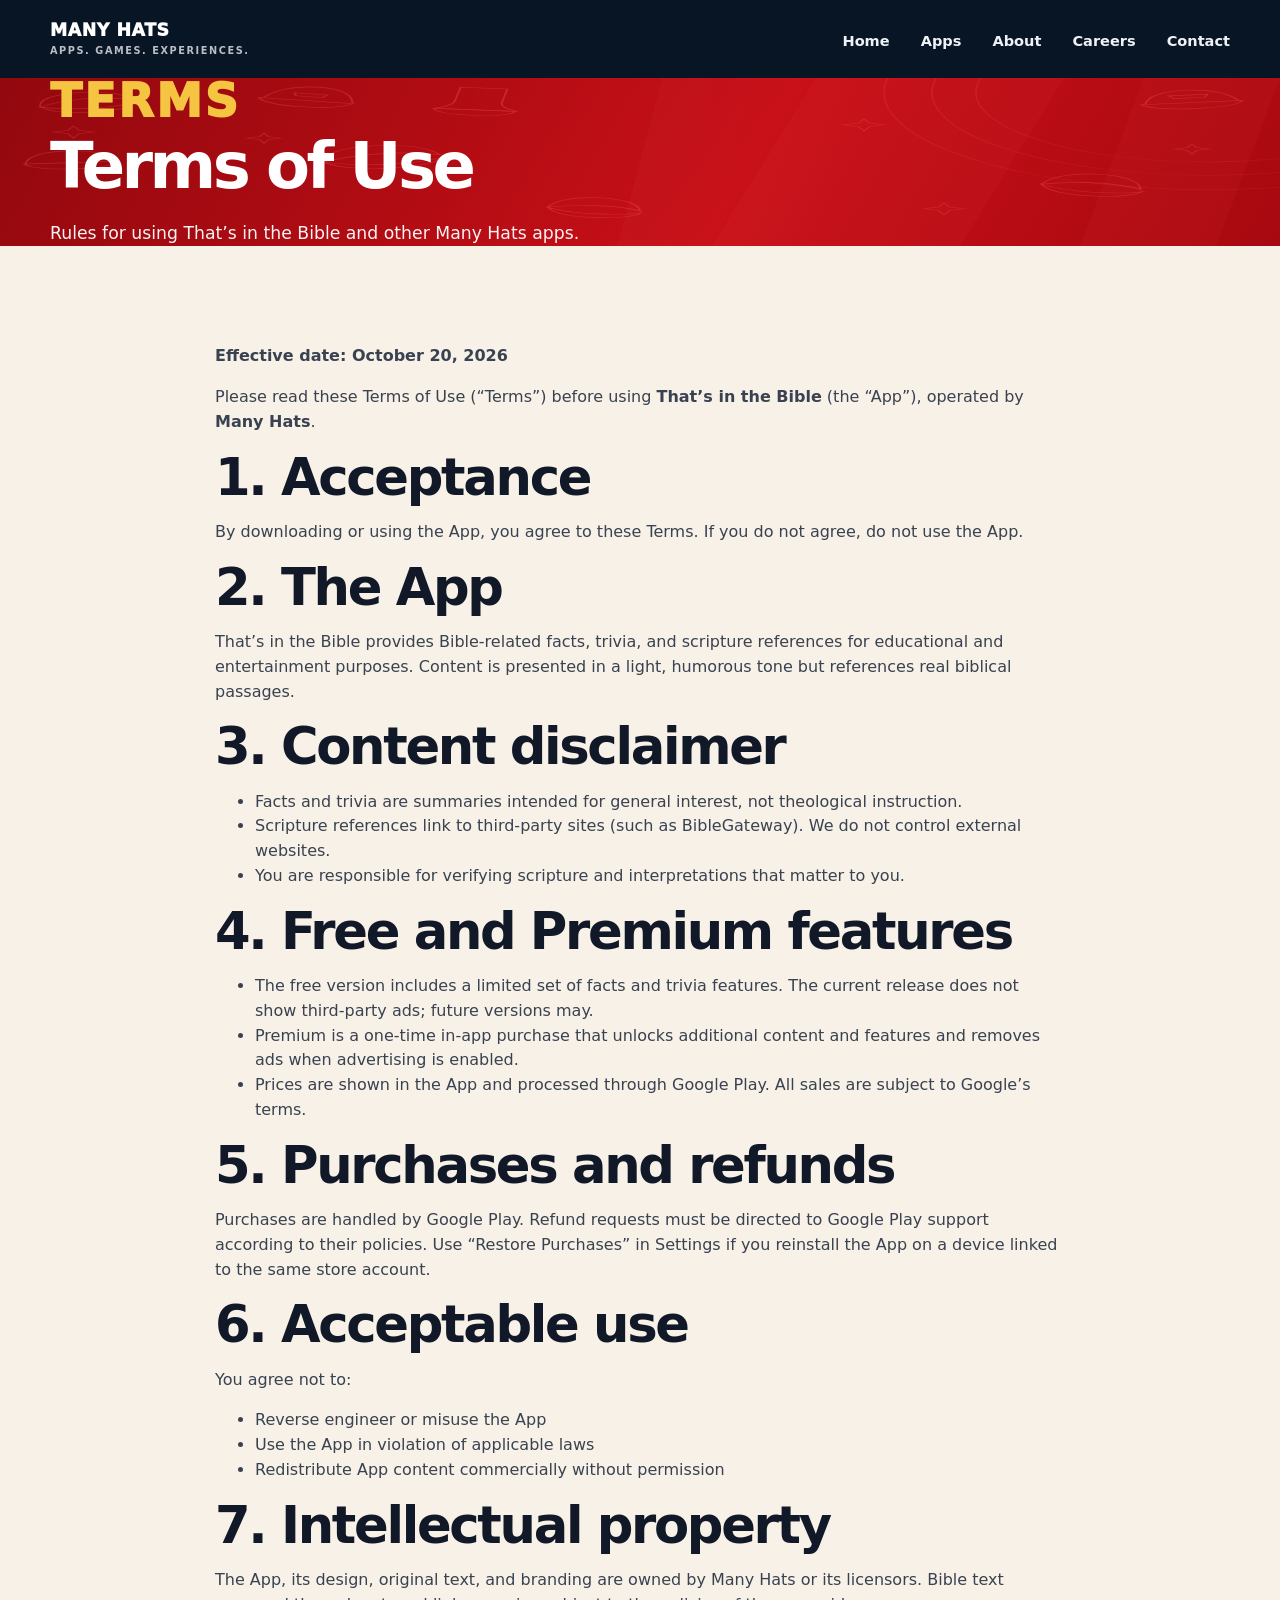
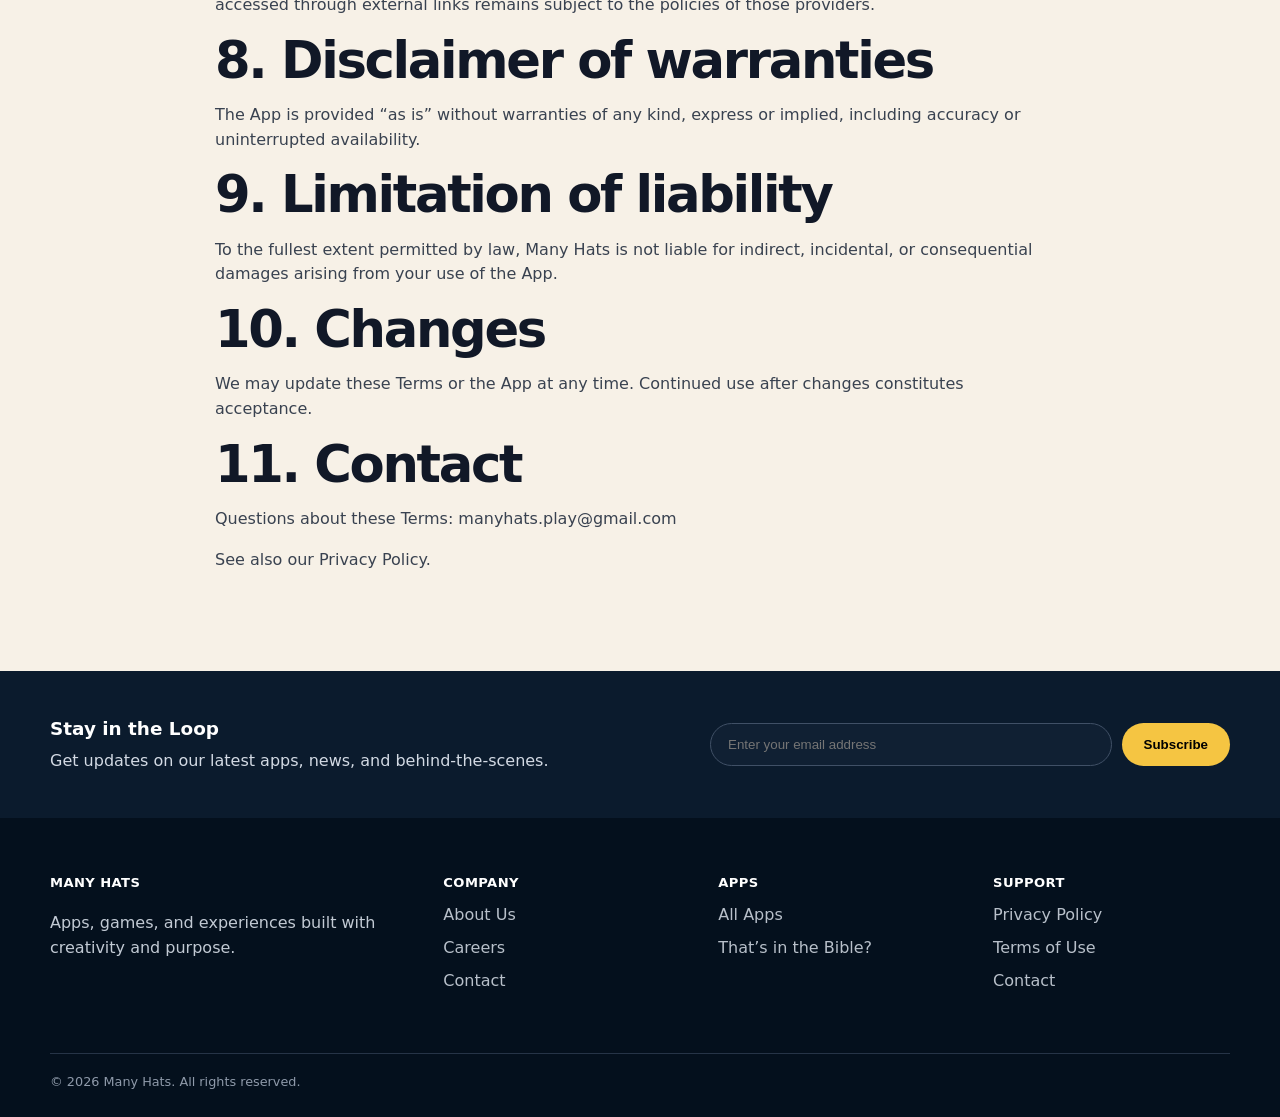
<file: terms/index.html>
<!doctype html>
<html lang="en">
<head>
  <meta charset="utf-8">
  <meta name="viewport" content="width=device-width,initial-scale=1">
  <title>Terms of Use — Many Hats</title>
  <link rel="stylesheet" href="../styles.css">
</head>
<body>
  <header class="site-header">
    <div class="container nav">
      <a class="brand" href="../index.html">MANY HATS<span>APPS. GAMES. EXPERIENCES.</span></a>
      <button class="menu-button" aria-label="Open menu">☰</button>
      <nav class="nav-links">
        <a href="../index.html">Home</a>
        <a href="../apps/index.html">Apps</a>
        <a href="../about/index.html">About</a>
        <a href="../careers/index.html">Careers</a>
        <a href="../contact/index.html">Contact</a>
      </nav>
    </div>
  </header>

  <main>
    <section class="page-hero">
      <div class="container">
        <div class="page-word">Terms</div>
        <h1>Terms of Use</h1>
        <p>Rules for using That&rsquo;s in the Bible and other Many Hats apps.</p>
      </div>
    </section>

    <section class="section">
      <div class="container content">
        <p><strong>Effective date: October 20, 2026</strong></p>
        <p>Please read these Terms of Use (&ldquo;Terms&rdquo;) before using <strong>That&rsquo;s in the Bible</strong> (the &ldquo;App&rdquo;), operated by <strong>Many Hats</strong>.</p>

        <h2>1. Acceptance</h2>
        <p>By downloading or using the App, you agree to these Terms. If you do not agree, do not use the App.</p>

        <h2>2. The App</h2>
        <p>That&rsquo;s in the Bible provides Bible-related facts, trivia, and scripture references for educational and entertainment purposes. Content is presented in a light, humorous tone but references real biblical passages.</p>

        <h2>3. Content disclaimer</h2>
        <ul>
          <li>Facts and trivia are summaries intended for general interest, not theological instruction.</li>
          <li>Scripture references link to third-party sites (such as BibleGateway). We do not control external websites.</li>
          <li>You are responsible for verifying scripture and interpretations that matter to you.</li>
        </ul>

        <h2>4. Free and Premium features</h2>
        <ul>
          <li>The free version includes a limited set of facts and trivia features. The current release does not show third-party ads; future versions may.</li>
          <li>Premium is a one-time in-app purchase that unlocks additional content and features and removes ads when advertising is enabled.</li>
          <li>Prices are shown in the App and processed through Google Play. All sales are subject to Google&rsquo;s terms.</li>
        </ul>

        <h2>5. Purchases and refunds</h2>
        <p>Purchases are handled by Google Play. Refund requests must be directed to Google Play support according to their policies. Use &ldquo;Restore Purchases&rdquo; in Settings if you reinstall the App on a device linked to the same store account.</p>

        <h2>6. Acceptable use</h2>
        <p>You agree not to:</p>
        <ul>
          <li>Reverse engineer or misuse the App</li>
          <li>Use the App in violation of applicable laws</li>
          <li>Redistribute App content commercially without permission</li>
        </ul>

        <h2>7. Intellectual property</h2>
        <p>The App, its design, original text, and branding are owned by Many Hats or its licensors. Bible text accessed through external links remains subject to the policies of those providers.</p>

        <h2>8. Disclaimer of warranties</h2>
        <p>The App is provided &ldquo;as is&rdquo; without warranties of any kind, express or implied, including accuracy or uninterrupted availability.</p>

        <h2>9. Limitation of liability</h2>
        <p>To the fullest extent permitted by law, Many Hats is not liable for indirect, incidental, or consequential damages arising from your use of the App.</p>

        <h2>10. Changes</h2>
        <p>We may update these Terms or the App at any time. Continued use after changes constitutes acceptance.</p>

        <h2>11. Contact</h2>
        <p>Questions about these Terms: <a href="mailto:manyhats.play@gmail.com">manyhats.play@gmail.com</a></p>
        <p>See also our <a href="../privacy/index.html">Privacy Policy</a>.</p>
      </div>
    </section>
  </main>

  <section class="newsletter">
    <div class="container newsletter-inner">
      <div>
        <h3>Stay in the Loop</h3>
        <p>Get updates on our latest apps, news, and behind-the-scenes.</p>
      </div>
      <form>
        <input type="email" placeholder="Enter your email address" aria-label="Email address">
        <button type="submit">Subscribe</button>
      </form>
    </div>
  </section>

  <footer>
    <div class="container footer-grid">
      <div>
        <strong>MANY HATS</strong>
        <p>Apps, games, and experiences built with creativity and purpose.</p>
      </div>
      <div>
        <strong>COMPANY</strong>
        <div class="footer-links">
          <a href="../about/index.html">About Us</a>
          <a href="../careers/index.html">Careers</a>
          <a href="../contact/index.html">Contact</a>
        </div>
      </div>
      <div>
        <strong>APPS</strong>
        <div class="footer-links">
          <a href="../apps/index.html">All Apps</a>
          <a href="../apps/thats-in-the-bible/index.html">That&rsquo;s in the Bible?</a>
        </div>
      </div>
      <div>
        <strong>SUPPORT</strong>
        <div class="footer-links">
          <a href="../privacy/index.html">Privacy Policy</a>
          <a href="../terms/index.html">Terms of Use</a>
          <a href="../contact/index.html">Contact</a>
        </div>
      </div>
      <div class="copyright">&copy; 2026 Many Hats. All rights reserved.</div>
    </div>
  </footer>
  <script src="../script.js"></script>
</body>
</html>
</file>
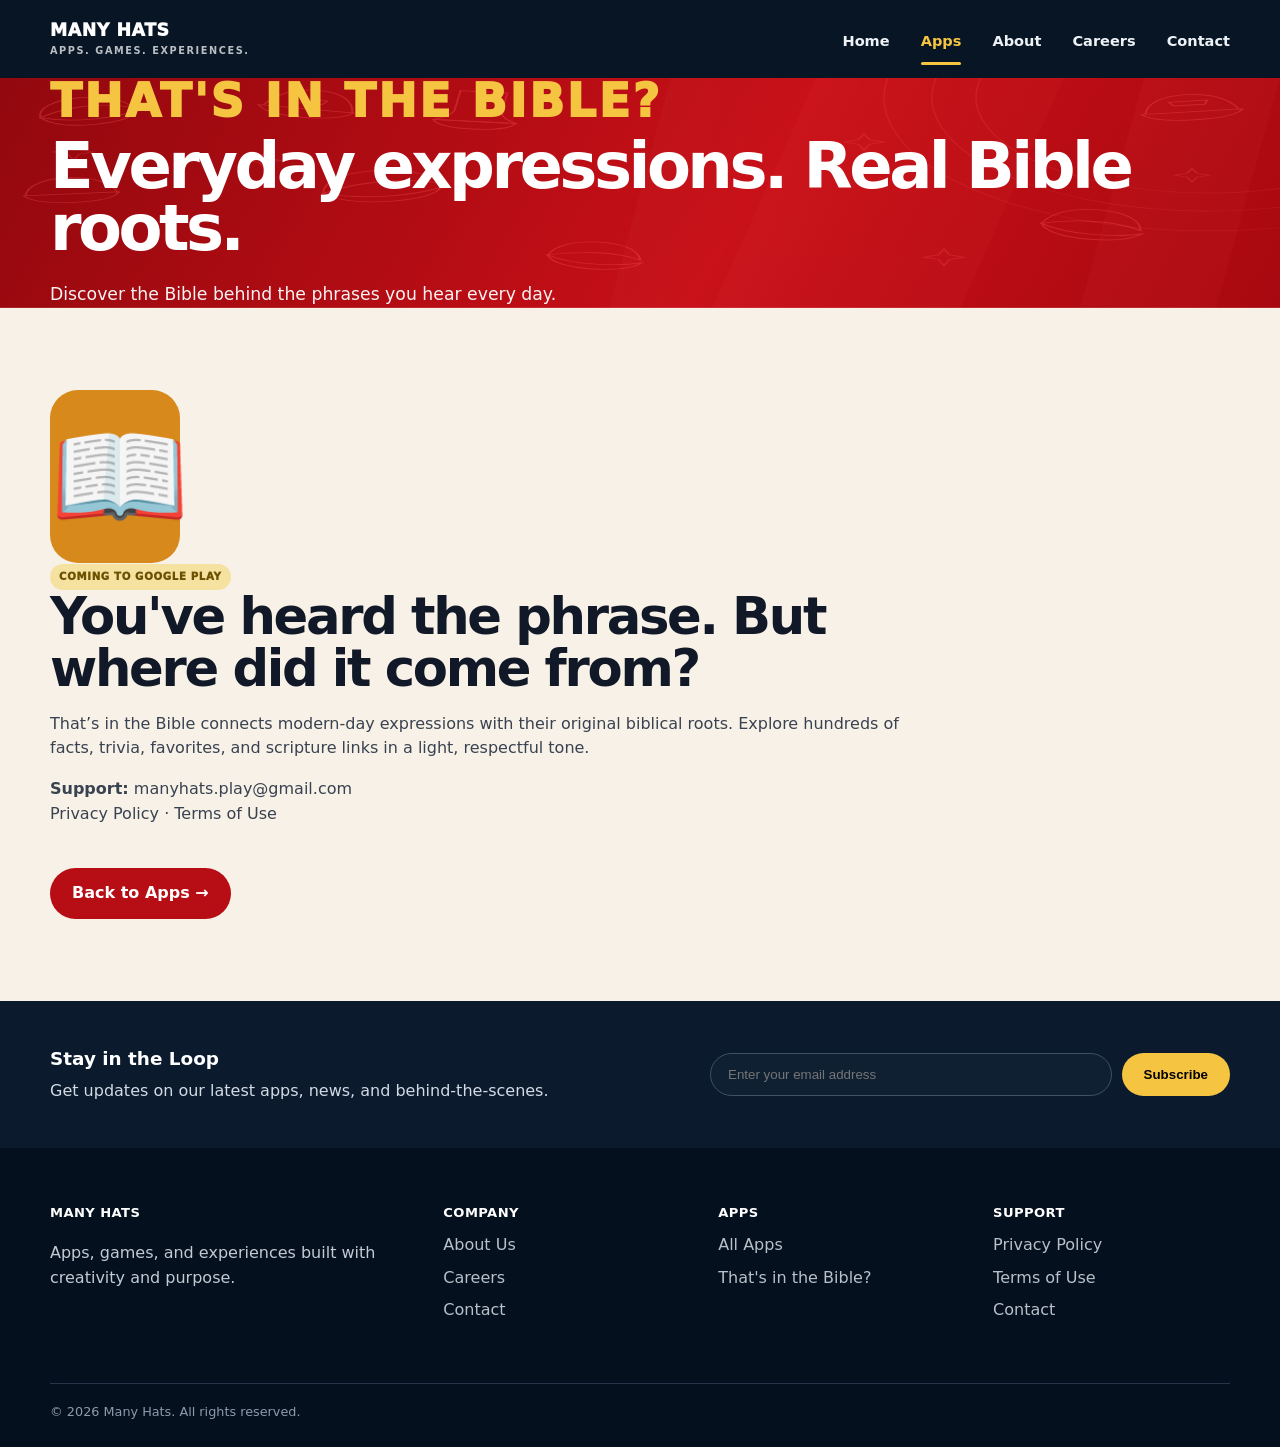
<file: apps/thats-in-the-bible/index.html>
<!doctype html>
<html lang="en">
<head>
  <meta charset="utf-8">
  <meta name="viewport" content="width=device-width,initial-scale=1">
  <title>That's in the Bible? — Many Hats</title>
  <link rel="stylesheet" href="../../styles.css">
</head>
<body>
  <header class="site-header">
    <div class="container nav">
      <a class="brand" href="../../index.html">MANY HATS<span>APPS. GAMES. EXPERIENCES.</span></a>
      <button class="menu-button" aria-label="Open menu">☰</button>
      <nav class="nav-links">
        <a href="../../index.html">Home</a>
        <a href="../../apps/index.html" class="active">Apps</a>
        <a href="../../about/index.html">About</a>
        <a href="../../careers/index.html">Careers</a>
        <a href="../../contact/index.html">Contact</a>
      </nav>
    </div>
  </header>
  <main>
    <section class="page-hero">
      <div class="container">
        <div class="page-word">That's in the Bible?</div>
        <h1>Everyday expressions. Real Bible roots.</h1>
        <p>Discover the Bible behind the phrases you hear every day.</p>
      </div>
    </section>
    <section class="section">
      <div class="container app-detail">
        <div class="app-icon" style="display:grid;place-items:center;background:#d8891c;color:#fff;font-size:7rem">📖</div>
        <div class="content">
          <span class="status">Coming to Google Play</span>
          <h2>You've heard the phrase. But where did it come from?</h2>
          <p>That&rsquo;s in the Bible connects modern-day expressions with their original biblical roots. Explore hundreds of facts, trivia, favorites, and scripture links in a light, respectful tone.</p>
          <p><strong>Support:</strong> <a href="mailto:manyhats.play@gmail.com">manyhats.play@gmail.com</a><br>
          <a href="../../privacy/index.html">Privacy Policy</a> · <a href="../../terms/index.html">Terms of Use</a></p>
          <a class="button red" href="../../apps/index.html">Back to Apps →</a>
        </div>
      </div>
    </section>
  </main>
  <section class="newsletter">
    <div class="container newsletter-inner">
      <div>
        <h3>Stay in the Loop</h3>
        <p>Get updates on our latest apps, news, and behind-the-scenes.</p>
      </div>
      <form>
        <input type="email" placeholder="Enter your email address" aria-label="Email address">
        <button type="submit">Subscribe</button>
      </form>
    </div>
  </section>
  <footer>
    <div class="container footer-grid">
      <div><strong>MANY HATS</strong><p>Apps, games, and experiences built with creativity and purpose.</p></div>
      <div><strong>COMPANY</strong><div class="footer-links"><a href="../../about/index.html">About Us</a><a href="../../careers/index.html">Careers</a><a href="../../contact/index.html">Contact</a></div></div>
      <div><strong>APPS</strong><div class="footer-links"><a href="../../apps/index.html">All Apps</a><a href="../../apps/thats-in-the-bible/index.html">That's in the Bible?</a></div></div>
      <div><strong>SUPPORT</strong><div class="footer-links"><a href="../../privacy/index.html">Privacy Policy</a><a href="../../terms/index.html">Terms of Use</a><a href="../../contact/index.html">Contact</a></div></div>
      <div class="copyright">© 2026 Many Hats. All rights reserved.</div>
    </div>
  </footer>
  <script src="../../script.js"></script>
</body>
</html>
</file>
<file: styles.css>
:root{
  --navy:#071525;--navy2:#0b1b2d;--red:#b70d15;--red2:#d71920;
  --gold:#f5c542;--cream:#f7f1e7;--ink:#111827;--muted:#586273;
  --white:#fff;--line:#ddd4c7;--max:1180px;--radius:22px;
}
*{box-sizing:border-box}
html{scroll-behavior:smooth}
body{margin:0;font-family:Inter,ui-sans-serif,system-ui,-apple-system,BlinkMacSystemFont,"Segoe UI",sans-serif;color:var(--ink);background:var(--cream);line-height:1.55}
a{color:inherit;text-decoration:none}
img{max-width:100%;display:block}
.container{width:min(var(--max),calc(100% - 48px));margin:auto}

.site-header{position:relative;z-index:50;background:var(--navy);color:#fff}
.nav{min-height:78px;display:flex;align-items:center;justify-content:space-between;gap:30px}
.brand{font-weight:950;letter-spacing:.035em;font-size:1.08rem;line-height:1}
.brand span{display:block;margin-top:6px;font-size:.61rem;letter-spacing:.16em;font-weight:800;opacity:.72}
.nav-links{display:flex;align-items:center;gap:31px}
.nav-links a{font-weight:800;font-size:.91rem;color:#eef2f6;position:relative;padding:29px 0 24px}
.nav-links a:after{content:"";position:absolute;left:0;right:0;bottom:12px;height:3px;border-radius:3px;background:var(--gold);transform:scaleX(0);transition:transform .2s}
.nav-links a:hover,.nav-links a.active{color:var(--gold)}
.nav-links a:hover:after,.nav-links a.active:after{transform:scaleX(1)}
.menu-button{display:none;border:0;background:transparent;color:#fff;font-size:1.55rem}

.hero,.page-hero{position:relative;overflow:hidden;background-image:url("assets/home-background.svg"),linear-gradient(120deg,#92080e 0%,#c80f17 58%,#a80910 100%);background-size:cover,cover;background-position:center,center;background-repeat:no-repeat;color:#fff}
.home-hero{background-image:url("assets/home-background.svg"),linear-gradient(120deg,#92080e 0%,#c80f17 58%,#a80910 100%)}
.hero:before,.page-hero:before{content:"";position:absolute;inset:0;background:linear-gradient(105deg,transparent 50%,rgba(255,255,255,.018) 50%,transparent 66%);pointer-events:none}
.hero-rings,.page-rings{position:absolute;width:760px;height:760px;right:-360px;top:-290px;border:1px solid rgba(255,255,255,.09);border-radius:50%;box-shadow:0 0 0 52px rgba(255,255,255,.027),0 0 0 105px rgba(255,255,255,.017),0 0 0 165px rgba(255,255,255,.011)}
.hero-inner{min-height:600px;display:grid;grid-template-columns:1fr 1fr;align-items:center;gap:35px;padding:70px 0;position:relative;z-index:2}
.hero-copy{padding-left:2px}
.eyebrow{color:var(--gold);font-size:.76rem;font-weight:950;letter-spacing:.105em;text-transform:uppercase}
.hero h1{font-size:clamp(3.3rem,5.7vw,5.45rem);line-height:.94;letter-spacing:-.055em;margin:17px 0 25px}
.hero h1 span,.page-hero h1 span,.about-hero h1 span{color:var(--gold)}
.hero-copy p{font-size:1.08rem;max-width:555px;margin:0;color:#fff;opacity:.95}
.button{display:inline-flex;align-items:center;justify-content:center;padding:13px 22px;border-radius:999px;background:var(--gold);color:#111;font-weight:900;margin-top:25px;transition:transform .2s,box-shadow .2s}
.button:hover{transform:translateY(-2px);box-shadow:0 8px 20px rgba(0,0,0,.16)}
.button.red{background:var(--red);color:#fff}

.hero-art{display:flex;justify-content:center;align-items:center;position:relative}
.logo-stage{min-height:500px}
.official-logo{width:min(490px,92%);position:relative;z-index:3;filter:drop-shadow(0 24px 28px rgba(0,0,0,.32))}
.stage-hat{position:absolute;z-index:2;width:145px}
.stage-hat img{width:100%;filter:drop-shadow(0 12px 12px rgba(0,0,0,.25))}
.stage-hat-left{left:4%;bottom:72px;transform:rotate(-13deg)}
.stage-hat-right{right:4%;bottom:66px;transform:rotate(11deg)}
.stage-hat-bottom{width:165px;left:50%;bottom:18px;transform:translateX(-50%) rotate(-2deg);z-index:4}

.section{padding:82px 0}
.section-heading{max-width:780px;margin-bottom:34px}
.section-heading .eyebrow{color:var(--red)}
h2{font-size:clamp(2.35rem,4vw,3.35rem);line-height:1.02;letter-spacing:-.045em;margin:8px 0 17px}
.section-heading p{margin:0;color:#283548}
.home-cards{display:grid;grid-template-columns:repeat(3,1fr);gap:20px}
.home-card{background:#fff;border:1px solid rgba(17,24,39,.08);border-radius:var(--radius);padding:30px;min-height:245px;box-shadow:0 14px 38px rgba(7,21,37,.08);transition:transform .2s,box-shadow .2s}
.home-card:hover{transform:translateY(-4px);box-shadow:0 20px 42px rgba(7,21,37,.12)}
.card-label{display:block;color:var(--red);font-size:.7rem;font-weight:950;letter-spacing:.11em}
.home-card h3{font-size:1.65rem;line-height:1.05;letter-spacing:-.035em;margin:10px 0 12px}
.home-card p{color:#5b6573;margin:0;max-width:340px}
.card-arrow{display:inline-block;margin-top:20px;color:#8a6400;font-weight:900;font-size:.9rem}

.red-band{background:linear-gradient(120deg,#8f080e,#c40e16);color:#fff;position:relative;overflow:hidden}
.red-band:after{content:"";position:absolute;width:620px;height:620px;border:1px solid rgba(255,255,255,.08);border-radius:50%;right:-290px;top:-230px;box-shadow:0 0 0 52px rgba(255,255,255,.025),0 0 0 105px rgba(255,255,255,.016)}
.about-grid{display:grid;grid-template-columns:1fr 1fr;gap:70px;align-items:center;position:relative;z-index:1}
.red-band h2{margin-bottom:18px}
.red-band h2 span{color:var(--gold)}
.red-band p{max-width:610px;font-size:1.05rem}
.band-lightbulb{display:flex;justify-content:flex-end;align-items:center;min-height:0;overflow:visible}
.band-lightbulb img{width:min(320px,90%);max-width:none;height:auto;aspect-ratio:2/3;object-fit:contain;filter:drop-shadow(0 23px 28px rgba(0,0,0,.30))}
/* Home "Big ideas" band: less empty red above the copy */
.home-band.section{padding:56px 0}
.home-band .about-grid{align-items:center;gap:40px}
.home-band .band-lightbulb{min-height:0}

/* Match Home structure, but top-align copy (shorter page headlines were vertically centered and looked pushed down) */
.page-hero-grid{min-height:600px;display:grid;grid-template-columns:1fr 1fr;align-items:start;gap:35px;padding:70px 0;position:relative;z-index:2}
.page-hero-copy,.page-hero-grid > div:first-child{padding-left:2px}
.page-word{font-size:clamp(2.25rem,3.6vw,3.15rem);line-height:1;font-weight:950;letter-spacing:.055em;text-transform:uppercase;color:var(--gold);margin:0 0 12px}
.page-hero h1{font-size:clamp(3rem,5vw,4.7rem);line-height:.96;letter-spacing:-.055em;margin:0 0 22px}
.page-hero p{font-size:1.08rem;max-width:650px;margin:0;color:#fff;opacity:.95}
.page-hero-art{min-height:370px;display:flex;align-items:center;justify-content:center;position:relative;align-self:center}
.page-hero-art img{filter:drop-shadow(0 23px 28px rgba(0,0,0,.3))}
.cap-art img{width:min(650px,108%);max-width:none;height:auto;object-fit:contain}
.mailbox-art img{width:min(400px,108%);max-width:none;height:auto;object-fit:contain}

/* Compact red heroes — same height + mailbox-matched art size across all main pages */
.page-hero--compact .page-hero-grid,
.page-hero--compact .hero-inner{min-height:420px;padding:56px 0}
.page-hero--compact .page-hero-art,
.page-hero--compact .logo-stage{min-height:300px}
.page-hero--compact .mailbox-art img,
.page-hero--compact .official-logo,
.page-hero--compact .career-pyramid-stage .hat-pyramid,
.page-hero--compact .about-lightbulb-stage .about-lightbulb,
.page-hero--compact .apps-phone-art img{
  width:min(320px,90%);
  max-width:none;
  height:auto;
  margin-right:0;
  object-fit:contain;
}
.page-hero--compact .career-pyramid-stage,
.page-hero--compact .about-lightbulb-stage,
.page-hero--compact .apps-phone-art{min-height:300px}
.phone-art img{width:min(400px,108%);max-width:none;height:auto;object-fit:contain}

.about-pyramid-stage{min-height:470px;overflow:visible}
.about-pyramid-stage .hat-pyramid{width:min(650px,108%);max-width:none;height:auto;filter:drop-shadow(0 23px 28px rgba(0,0,0,.30));object-fit:contain}


.story-section{background:var(--cream)}
.story-grid{display:grid;grid-template-columns:.8fr 1.2fr;gap:90px}
.story-copy{font-size:1.06rem;color:#293548;max-width:680px}
.story-copy p{margin:0 0 20px}
.mission-section{background:linear-gradient(120deg,#8e080e,#c40e16);color:#fff;padding:86px 0}
.mission-grid{display:grid;grid-template-columns:1.15fr 1fr 1fr 1fr;gap:18px}
.mission-grid h2{font-size:clamp(2.5rem,4vw,3.8rem)}
.mission-grid h2 span{color:var(--gold)}
.mission-card{background:rgba(255,255,255,.08);border:1px solid rgba(255,255,255,.13);border-radius:22px;padding:26px;min-height:240px}
.mission-number{color:var(--gold);font-size:.76rem;font-weight:950;letter-spacing:.12em}
.mission-card h3{font-size:1.35rem;margin:38px 0 9px}
.mission-card p{color:#f3dfe0;margin:0}
.values-section{background:#fff}
.about-values{display:grid;grid-template-columns:repeat(4,1fr);border-top:1px solid var(--line);border-bottom:1px solid var(--line)}
.about-values article{padding:28px 28px 35px;min-height:300px;border-right:1px solid var(--line)}
.about-values article:last-child{border-right:0}
.value-badge{width:175px;height:155px;display:flex;align-items:center;justify-content:center;margin:0 0 4px -8px;overflow:visible}
.value-badge img{display:block;width:100%;height:100%;object-fit:contain;max-width:none;filter:drop-shadow(0 10px 12px rgba(0,0,0,.16))}
.about-values h3{font-size:1.2rem;margin:0 0 9px}
.about-values p{margin:0;color:#556071}

.content{max-width:850px}
.content h2{margin-top:0}
.content p,.content li{color:#394250}
.apps-grid{display:grid;grid-template-columns:1.4fr 1fr 1fr;gap:20px}
.app-card{background:#fff;border:1px solid rgba(17,24,39,.08);border-radius:var(--radius);padding:28px;box-shadow:0 14px 38px rgba(7,21,37,.08);min-height:300px}
.app-card.featured{display:grid;grid-template-columns:130px 1fr;gap:25px;align-items:center;position:relative;overflow:hidden}
.app-card.featured:before{content:"";position:absolute;left:0;top:0;bottom:0;width:6px;background:var(--gold)}
.app-icon{width:130px;aspect-ratio:1;border-radius:28px;background:#d8891c;display:grid;place-items:center;color:#fff;font-size:3.2rem}
.status{display:inline-block;padding:5px 9px;border-radius:999px;background:#f5e2a0;color:#6c5100;font-size:.64rem;font-weight:950;text-transform:uppercase;letter-spacing:.06em}
.status.dark{background:var(--red);color:#fff}
.app-card h3{font-size:1.55rem;line-height:1.05;margin:10px 0}
.app-card p{color:#596273;margin:0}
.placeholder{height:135px;display:grid;place-items:center;background:#f0e9df;border-radius:18px;font-size:4rem;margin-bottom:22px}
.app-card .button{margin-top:18px}

.newsletter{background:var(--navy2);color:#fff;padding:44px 0}
.newsletter-inner{display:flex;justify-content:space-between;align-items:center;gap:40px}
.newsletter h3{font-size:1.15rem;margin:0 0 6px}
.newsletter p{margin:0;color:#d3dae4}
.newsletter form{display:flex;gap:10px;width:min(520px,100%)}
.newsletter input{flex:1;min-width:0;border:1px solid #405066;background:#102033;color:#fff;padding:13px 17px;border-radius:999px;outline:none}
.newsletter button{border:0;border-radius:999px;background:var(--gold);font-weight:900;padding:0 22px;cursor:pointer}
footer{background:#04101d;color:#fff;padding:52px 0 25px}
.footer-grid{display:grid;grid-template-columns:1.5fr 1fr 1fr 1fr;gap:38px}
.footer-grid strong{font-size:.82rem;letter-spacing:.03em}
.footer-grid p{color:#c2cad4;max-width:350px}
.footer-links{display:grid;gap:8px;color:#b8c0ca;margin-top:8px}
.footer-links a:hover{color:var(--gold)}
.copyright{grid-column:1/-1;border-top:1px solid #263447;margin-top:22px;padding-top:18px;color:#8f9aaa;font-size:.8rem}

@media(max-width:900px){
  .nav{min-height:70px}
  .menu-button{display:block}
  .nav-links{display:none;position:absolute;left:0;right:0;top:70px;background:var(--navy);padding:12px 24px 20px;flex-direction:column;align-items:stretch;gap:0}
  .nav-links.open{display:flex}
  .nav-links a{padding:13px 0}
  .nav-links a:after{bottom:5px}
  .hero-inner,.page-hero-grid,.about-grid{grid-template-columns:1fr}
  .hero-inner,.page-hero-grid{padding:60px 0}
  .hero-art{order:2}
  .logo-stage{min-height:420px}
  .page-hero-grid{min-height:auto}
  .page-hero-art{min-height:310px;order:2}
  .page-hero h1{font-size:3.8rem}
  .page-word{font-size:2.55rem}
  .home-cards{grid-template-columns:1fr}
  .about-grid{gap:35px}
  .story-grid{grid-template-columns:1fr;gap:25px}
  .mission-grid{grid-template-columns:1fr 1fr}
  .mission-grid>div:first-child{grid-column:1/-1}
  .about-values{grid-template-columns:1fr 1fr}
  .about-values article:nth-child(2){border-right:0}
  .about-values article:nth-child(-n+2){border-bottom:1px solid var(--line)}
  .apps-grid{grid-template-columns:1fr}
  .newsletter-inner{align-items:flex-start;flex-direction:column}
  .newsletter form{width:100%}
  .footer-grid{grid-template-columns:1.5fr 1fr 1fr}
}
@media(max-width:680px){
  .container{width:min(var(--max),calc(100% - 32px))}
  .hero-inner,.page-hero-grid{padding:50px 0}
  .hero h1{font-size:3.35rem}
  .hero-copy p,.page-hero p{font-size:1rem}
  .logo-stage{min-height:300px}
  .official-logo{width:88%}
  .stage-hat{width:95px}
  .stage-hat-left{left:0;bottom:43px}
  .stage-hat-right{right:0;bottom:38px}
  .stage-hat-bottom{width:105px;bottom:5px}
  .page-hero h1{font-size:3.05rem}
  .page-word{font-size:2rem}
  .page-hero-art{min-height:245px}
  .cap-art img{width:min(620px,112%);max-width:none}
  .mailbox-art img{width:min(400px,112%);max-width:none}
  .phone-art img{width:min(400px,112%);max-width:none}
  .about-pyramid-stage{min-height:330px}
  .about-pyramid-stage .hat-pyramid{width:min(620px,112%)}
  .band-lightbulb{min-height:0}
  .band-lightbulb img{width:min(320px,90%)}
  .mission-grid,.about-values{grid-template-columns:1fr}
  .mission-grid>div:first-child{grid-column:auto}
  .about-values article{border-right:0!important;border-bottom:1px solid var(--line)}
  .about-values article:last-child{border-bottom:0}
  .value-badge{width:185px;height:160px;margin-left:-10px}
  .app-card.featured{grid-template-columns:1fr}
  .app-icon{width:115px}
  .newsletter form{flex-direction:column}
  .newsletter button{height:46px}
  .footer-grid{grid-template-columns:1fr 1fr}
  .copyright{grid-column:1/-1}
}

/* Apps page hero artwork */
.app-hero-visual{
  width:100%;
  overflow:hidden;
  background:#a80910;
  line-height:0;
}
.app-hero-visual img{
  display:block;
  width:100%;
  height:auto;
  max-width:none;
}
@media (max-width:700px){
  .app-hero-visual img{
    width:auto;
    min-width:100%;
    height:560px;
    object-fit:cover;
    object-position:center center;
  }
}

/* 2026-08-29 hero refinements */
.home-eyebrow{
  font-size:clamp(2.25rem,3.6vw,3.15rem);
  line-height:1;
  font-weight:950;
  letter-spacing:.055em;
  text-transform:uppercase;
  margin:0 0 12px;
}
.about-lightbulb-stage{min-height:500px;min-width:0;overflow:visible;justify-content:flex-end}
.about-lightbulb-stage .about-lightbulb{width:min(430px,100%);max-width:none;height:auto;object-fit:contain;filter:drop-shadow(0 23px 28px rgba(0,0,0,.30))}
.career-pyramid-stage{min-height:470px;overflow:visible}
.career-pyramid-stage .hat-pyramid{width:min(650px,108%);max-width:none;height:auto;object-fit:contain;filter:drop-shadow(0 23px 28px rgba(0,0,0,.30))}
/* Fill the right column like Home/About art — right-pinned, no left overflow into the copy */
.apps-phone-art{min-height:500px;min-width:0;overflow:visible;justify-content:flex-end}
.apps-phone-art img{width:min(560px,100%);max-width:none;height:auto;object-fit:contain;margin-right:-28px;filter:drop-shadow(0 23px 28px rgba(0,0,0,.30))}
@media(max-width:900px){
  .home-eyebrow{font-size:2.55rem}
  .about-lightbulb-stage,.career-pyramid-stage{min-height:380px}
  .about-lightbulb-stage .about-lightbulb{width:min(400px,96%)}
  .career-pyramid-stage .hat-pyramid{width:min(620px,112%)}
  .apps-phone-art{min-height:390px;justify-content:center}
  .apps-phone-art img{width:min(480px,92%);margin-right:0}
  .page-hero--compact .mailbox-art img,
  .page-hero--compact .official-logo,
  .page-hero--compact .career-pyramid-stage .hat-pyramid,
  .page-hero--compact .about-lightbulb-stage .about-lightbulb,
  .page-hero--compact .apps-phone-art img{width:min(320px,90%);margin-right:0}
  .page-hero--compact .apps-phone-art{justify-content:center}
}
@media(max-width:680px){
  .home-eyebrow{font-size:2rem}
  .about-lightbulb-stage{min-height:330px}
  .about-lightbulb-stage .about-lightbulb{width:min(400px,112%)}
  .career-pyramid-stage{min-height:330px}
  .career-pyramid-stage .hat-pyramid{width:min(620px,112%)}
  .apps-phone-art{min-height:310px}
  .apps-phone-art img{width:min(400px,92%)}
  .page-hero--compact .mailbox-art img,
  .page-hero--compact .official-logo,
  .page-hero--compact .career-pyramid-stage .hat-pyramid,
  .page-hero--compact .about-lightbulb-stage .about-lightbulb,
  .page-hero--compact .apps-phone-art img{width:min(320px,90%)}
}
</file>
